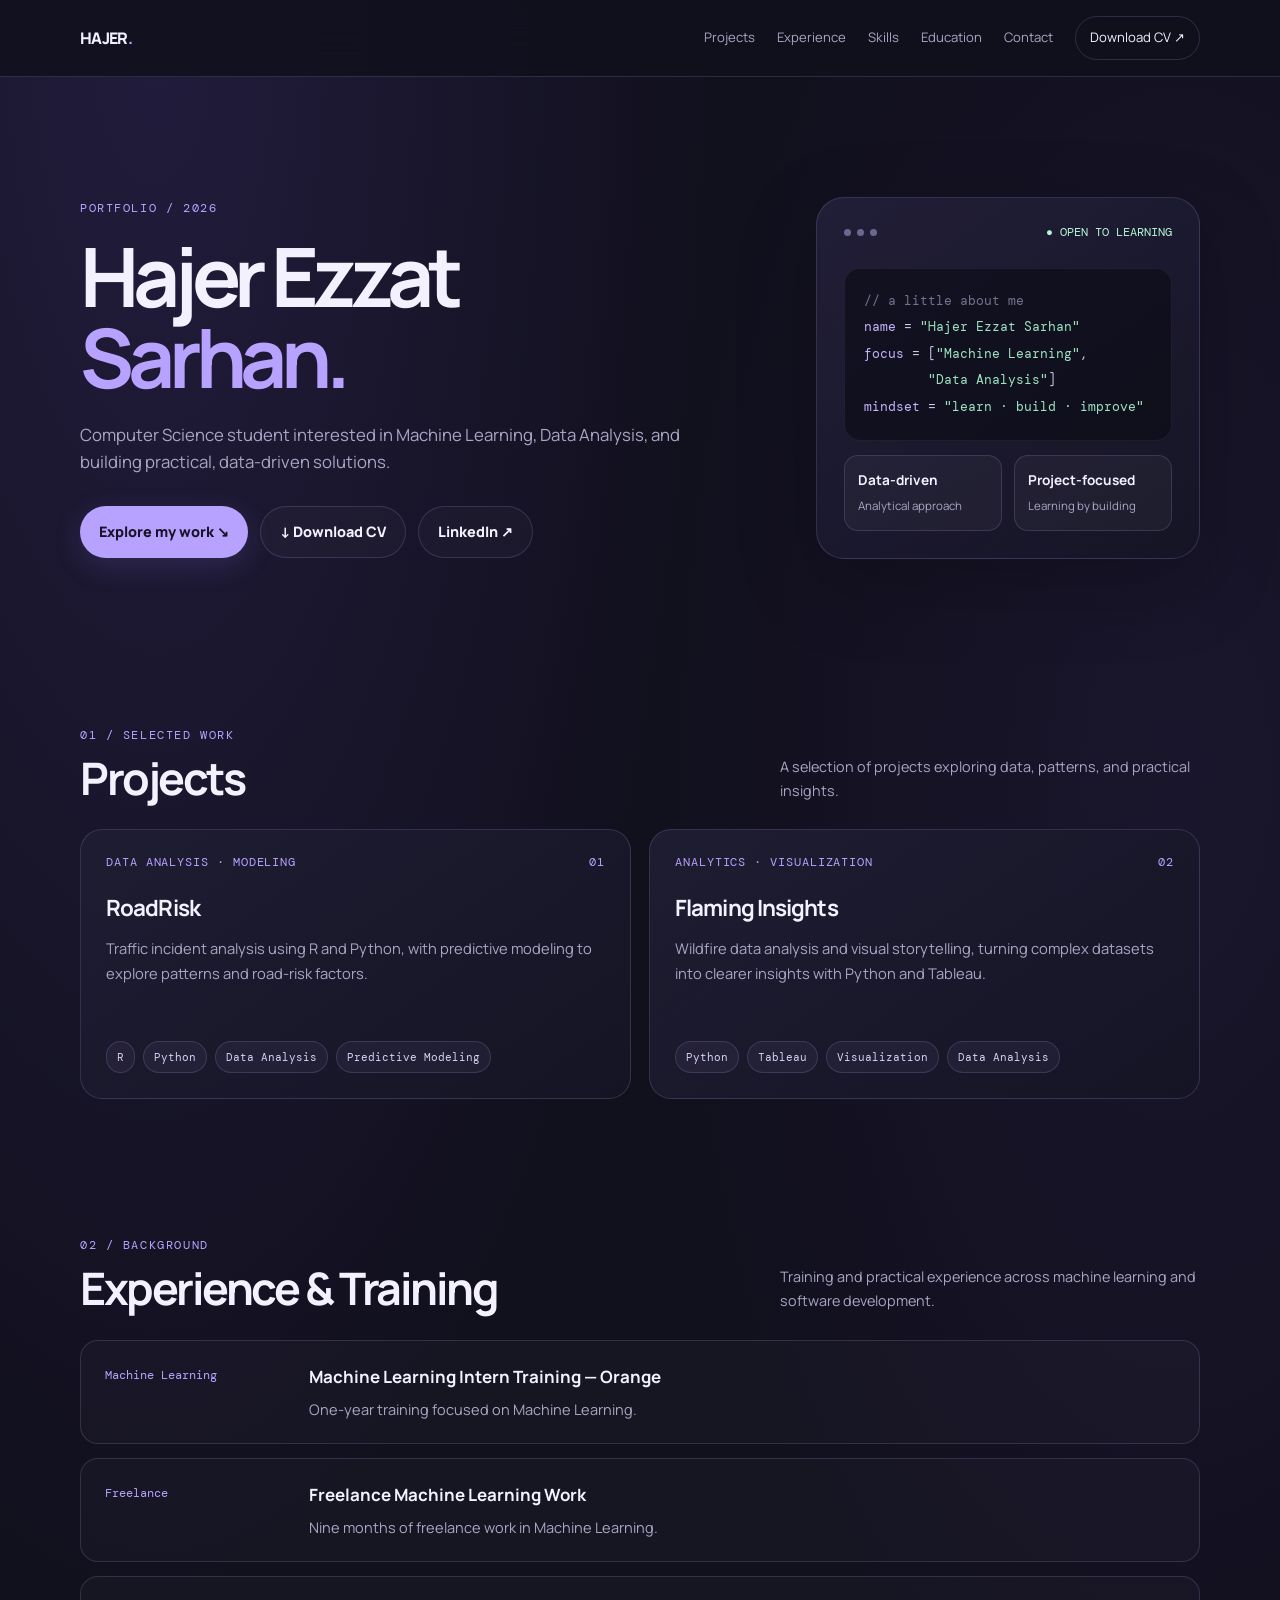
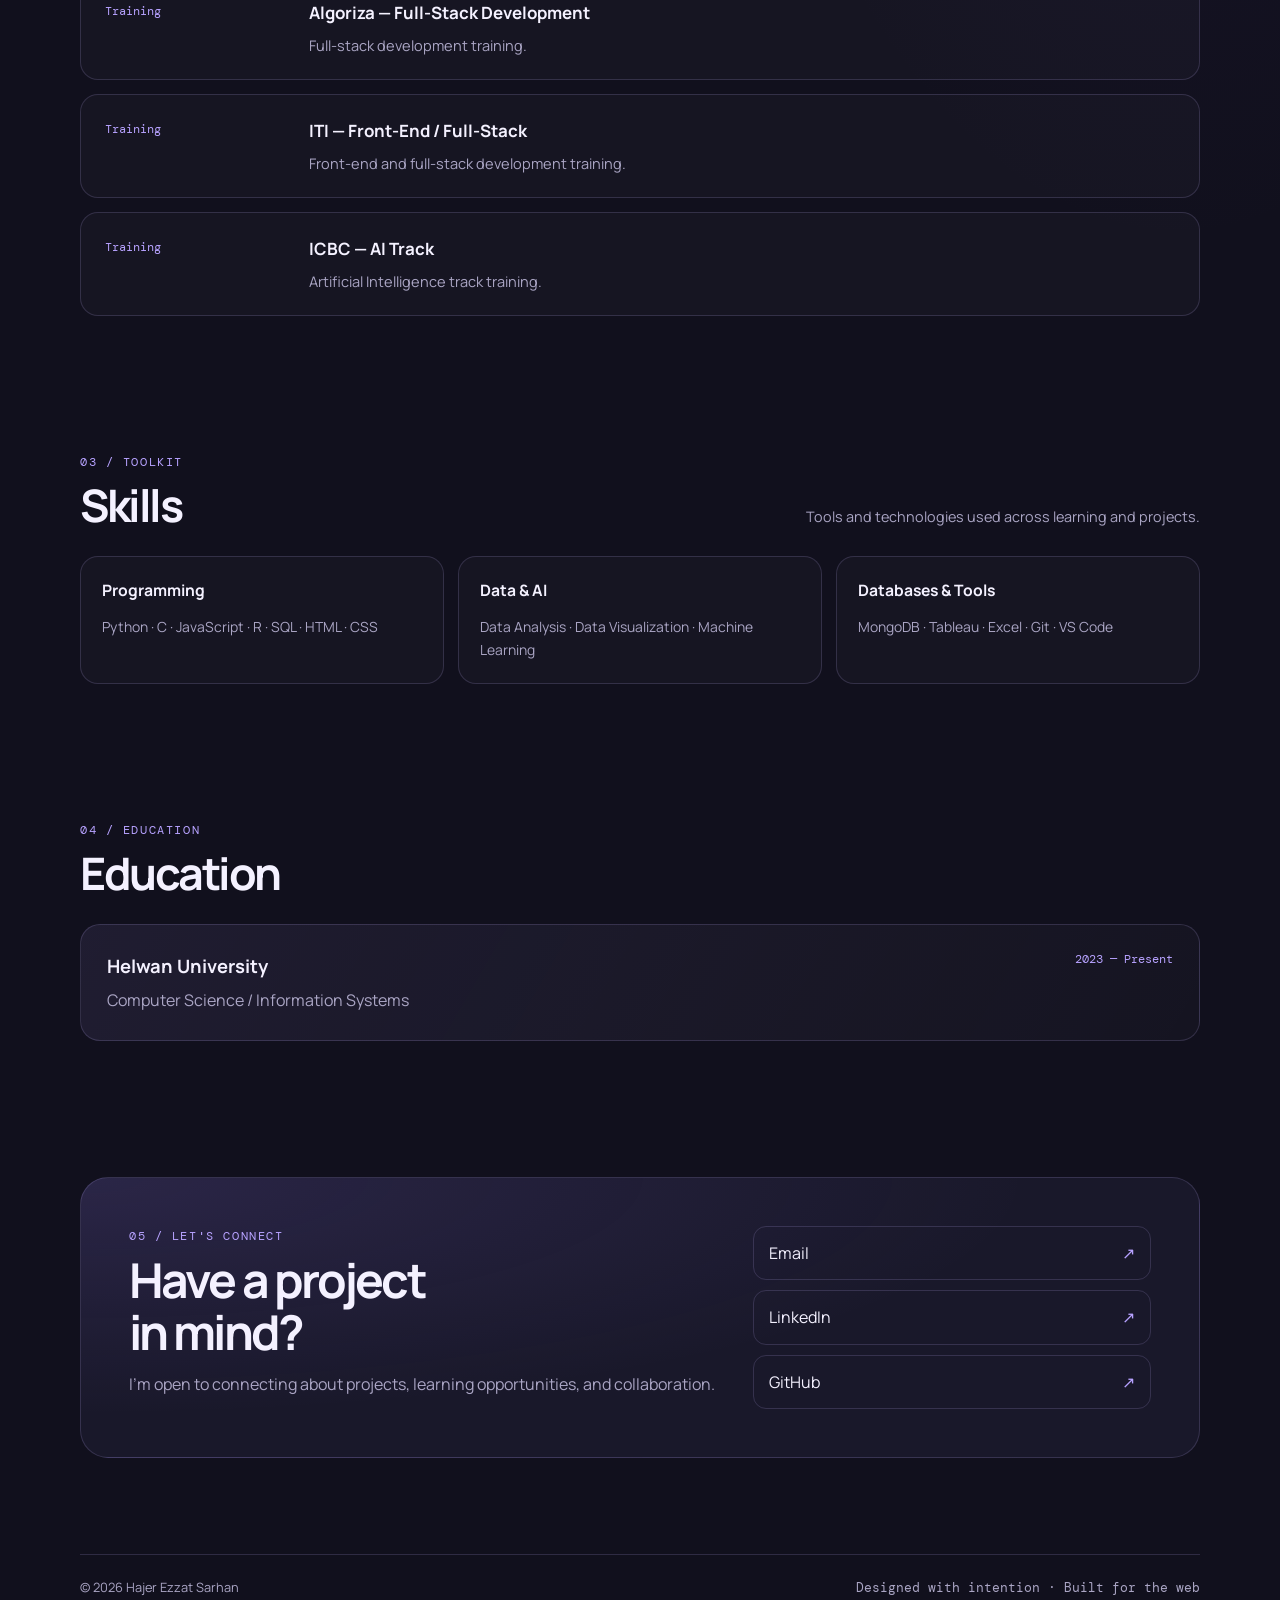
<file: index.html>
<!DOCTYPE html>
<html lang="en">
<head>
<meta charset="UTF-8">
<meta name="viewport" content="width=device-width, initial-scale=1">
<meta name="theme-color" content="#11101d">
<meta name="description" content="Hajer Ezzat Sarhan — Machine Learning, Data Analysis, and software projects.">
<title>Hajer Ezzat Sarhan | Portfolio</title>

<link rel="preconnect" href="https://fonts.googleapis.com">
<link rel="preconnect" href="https://fonts.gstatic.com" crossorigin>
<link href="https://fonts.googleapis.com/css2?family=DM+Mono:wght@400;500&family=Manrope:wght@400;500;600;700;800&display=swap" rel="stylesheet">

<style>
:root {
  color-scheme: dark;
  --bg: #11101d;
  --panel: #19182a;
  --text: #f4f1ff;
  --muted: #aaa5c4;
  --accent: #b7a2ff;
  --line: rgba(193,178,255,.17);
  --max: 1120px;
}

* { box-sizing: border-box; }

html {
  scroll-behavior: smooth;
  scroll-padding-top: 90px;
}

body {
  margin: 0;
  background:
    radial-gradient(ellipse at 12% 0%, rgba(111,83,204,.18), transparent 35rem),
    radial-gradient(ellipse at 92% 24%, rgba(85,58,147,.13), transparent 32rem),
    var(--bg);
  color: var(--text);
  font-family: "Manrope", sans-serif;
  line-height: 1.65;
}

a {
  color: inherit;
  text-decoration: none;
}

a:focus-visible {
  outline: 3px solid var(--accent);
  outline-offset: 4px;
}

.wrap {
  width: min(var(--max), calc(100% - 40px));
  margin: 0 auto;
}

.mono, .eyebrow, .tag {
  font-family: "DM Mono", monospace;
}

.topbar {
  position: sticky;
  top: 0;
  z-index: 20;
  backdrop-filter: blur(18px);
  background: rgba(17,16,29,.88);
  border-bottom: 1px solid var(--line);
}

.nav {
  min-height: 76px;
  display: flex;
  align-items: center;
  justify-content: space-between;
  gap: 22px;
}

.brand {
  font-size: 1rem;
  font-weight: 800;
  letter-spacing: -.04em;
  white-space: nowrap;
}

.brand span, .highlight {
  color: var(--accent);
}

.nav-links {
  display: flex;
  align-items: center;
  gap: 22px;
  color: var(--muted);
  font-size: .82rem;
}

.nav-links a:hover { color: var(--text); }

.nav-links .nav-cta {
  padding: 10px 14px;
  border: 1px solid var(--line);
  border-radius: 999px;
  color: var(--text);
}

.hero {
  padding: 100px 0 78px;
  min-height: 580px;
  display: grid;
  grid-template-columns: 1.4fr .8fr;
  align-items: center;
  gap: 64px;
}

.eyebrow {
  color: var(--accent);
  text-transform: uppercase;
  letter-spacing: .13em;
  font-size: .76rem;
}

h1 {
  font-size: clamp(2.8rem,6.4vw,5.7rem);
  letter-spacing: -.075em;
  line-height: .99;
  margin: 18px 0 22px;
}

.hero-copy {
  color: var(--muted);
  max-width: 640px;
  font-size: 1.05rem;
}

.hero-actions {
  display: flex;
  flex-wrap: wrap;
  gap: 12px;
  margin-top: 30px;
}

.btn {
  display: inline-flex;
  align-items: center;
  justify-content: center;
  gap: 10px;
  border-radius: 999px;
  padding: 13px 19px;
  font-weight: 800;
  font-size: .9rem;
  transition: transform .2s;
}

.btn:hover { transform: translateY(-2px); }

.btn-primary {
  background: var(--accent);
  color: #171225;
  box-shadow: 0 8px 28px rgba(142,114,237,.18);
}

.btn-secondary {
  border: 1px solid var(--line);
  background: rgba(255,255,255,.025);
}

.hero-card {
  border: 1px solid var(--line);
  background: linear-gradient(145deg,rgba(34,31,57,.96),rgba(22,21,37,.88));
  border-radius: 28px;
  padding: 27px;
  box-shadow: 0 24px 80px rgba(0,0,0,.22);
  overflow: hidden;
}

.card-top {
  display: flex;
  align-items: center;
  justify-content: space-between;
}

.dots {
  display: flex;
  gap: 6px;
}

.dots i {
  width: 7px;
  height: 7px;
  border-radius: 50%;
  background: #6e668e;
}

.status {
  font: .72rem "DM Mono", monospace;
  color: #b5f4d3;
}

.code-window {
  margin-top: 28px;
  padding: 19px;
  border-radius: 16px;
  background: rgba(8,8,16,.52);
  border: 1px solid rgba(255,255,255,.06);
  color: #cfc7ed;
  font: .83rem/2 "DM Mono", monospace;
  overflow-wrap: anywhere;
}

.purple { color: #c5b4ff; }
.green { color: #9fe3c1; }
.dim { color: #77718e; }

.hero-metrics {
  display: grid;
  grid-template-columns: 1fr 1fr;
  gap: 12px;
  margin-top: 14px;
}

.metric {
  background: rgba(255,255,255,.035);
  border: 1px solid var(--line);
  padding: 13px;
  border-radius: 14px;
}

.metric strong {
  display: block;
  font-size: .85rem;
}

.metric span {
  color: var(--muted);
  font-size: .72rem;
}

section { padding: 68px 0; }

.section-head {
  display: flex;
  align-items: end;
  justify-content: space-between;
  gap: 24px;
  margin-bottom: 27px;
}

.section-head h2 {
  margin: 8px 0 0;
  font-size: clamp(1.8rem,4vw,2.8rem);
  letter-spacing: -.055em;
  line-height: 1.1;
}

.section-note {
  color: var(--muted);
  max-width: 420px;
  font-size: .9rem;
  margin: 0;
}

.projects {
  display: grid;
  grid-template-columns: repeat(2,minmax(0,1fr));
  gap: 18px;
}

.project-card {
  padding: 25px;
  border: 1px solid var(--line);
  border-radius: 22px;
  background: linear-gradient(145deg,rgba(31,29,51,.94),rgba(22,21,37,.92));
  min-height: 270px;
  display: flex;
  flex-direction: column;
}

.project-meta {
  display: flex;
  justify-content: space-between;
  gap: 12px;
  align-items: center;
  color: var(--accent);
  font: .72rem "DM Mono", monospace;
  text-transform: uppercase;
  letter-spacing: .08em;
}

.project-card h3 {
  font-size: 1.4rem;
  letter-spacing: -.04em;
  margin: 20px 0 9px;
}

.project-card p {
  color: var(--muted);
  margin: 0 0 20px;
  font-size: .92rem;
}

.tags {
  display: flex;
  flex-wrap: wrap;
  gap: 8px;
  margin-top: auto;
}

.tag {
  border: 1px solid var(--line);
  color: #d8d0f5;
  background: rgba(183,162,255,.06);
  border-radius: 999px;
  padding: 6px 10px;
  font-size: .69rem;
}

.timeline { display: grid; gap: 14px; }

.timeline-item {
  display: grid;
  grid-template-columns: 180px 1fr;
  gap: 24px;
  padding: 22px 24px;
  border: 1px solid var(--line);
  border-radius: 18px;
  background: rgba(255,255,255,.025);
}

.timeline-label {
  color: var(--accent);
  font: .76rem "DM Mono", monospace;
  padding-top: 4px;
}

.timeline-item h3 {
  margin: 0 0 6px;
  font-size: 1.06rem;
}

.timeline-item p {
  margin: 0;
  color: var(--muted);
  font-size: .91rem;
}

.skill-grid {
  display: grid;
  grid-template-columns: repeat(3,minmax(0,1fr));
  gap: 14px;
}

.skill-box {
  padding: 21px;
  border: 1px solid var(--line);
  border-radius: 18px;
  background: rgba(255,255,255,.025);
}

.skill-box h3 {
  margin: 0 0 12px;
  font-size: .98rem;
}

.skill-box p {
  margin: 0;
  color: var(--muted);
  font-size: .87rem;
}

.education-card {
  padding: 26px;
  display: flex;
  justify-content: space-between;
  align-items: flex-start;
  gap: 24px;
  border: 1px solid var(--line);
  border-radius: 20px;
  background: linear-gradient(120deg,rgba(183,162,255,.09),rgba(255,255,255,.02));
}

.education-card h3 {
  margin: 0 0 6px;
  font-size: 1.15rem;
}

.education-card p {
  margin: 0;
  color: var(--muted);
}

.education-date {
  white-space: nowrap;
  color: var(--accent);
  font: .76rem "DM Mono", monospace;
}

.contact-panel {
  display: grid;
  grid-template-columns: 1.2fr .8fr;
  gap: 26px;
  padding: clamp(25px,5vw,48px);
  border: 1px solid var(--line);
  border-radius: 28px;
  background: radial-gradient(ellipse at 0 0,rgba(142,114,237,.15),transparent 60%),var(--panel);
}

.contact-panel h2 {
  margin: 8px 0 14px;
  font-size: clamp(1.9rem,4vw,3rem);
  letter-spacing: -.06em;
  line-height: 1.08;
}

.contact-panel p {
  color: var(--muted);
  margin: 0;
}

.contact-links {
  display: grid;
  align-content: center;
  gap: 10px;
}

.contact-link {
  border: 1px solid var(--line);
  padding: 13px 15px;
  border-radius: 13px;
  display: flex;
  justify-content: space-between;
  gap: 12px;
  overflow-wrap: anywhere;
}

.contact-link span:last-child { color: var(--accent); }

footer {
  padding: 28px 0 40px;
  color: var(--muted);
  font-size: .8rem;
}

.footer-inner {
  display: flex;
  justify-content: space-between;
  gap: 20px;
  border-top: 1px solid var(--line);
  padding-top: 22px;
}

@media(max-width:850px) {
  .nav {
    padding: 15px 0;
    align-items: flex-start;
    flex-direction: column;
    gap: 13px;
  }

  .nav-links {
    gap: 15px;
    width: 100%;
    overflow-x: auto;
    padding-bottom: 3px;
  }

  .hero {
    grid-template-columns: 1fr;
    gap: 30px;
    padding: 70px 0 45px;
    min-height: 0;
  }

  .hero-card { max-width: 560px; }
  .skill-grid { grid-template-columns: repeat(2,minmax(0,1fr)); }
  .contact-panel { grid-template-columns: 1fr; }
}

@media(max-width:600px) {
  .wrap { width: min(var(--max),calc(100% - 28px)); }
  .nav-links { font-size: .76rem; gap: 13px; }
  .nav-links .nav-cta { padding: 8px 11px; }
  .hero { padding-top: 54px; }
  .hero-copy { font-size: .96rem; }
  section { padding: 48px 0; }
  .section-head { display: block; }
  .section-note { margin-top: 13px; }
  .projects, .skill-grid { grid-template-columns: 1fr; }
  .timeline-item { grid-template-columns: 1fr; gap: 7px; padding: 19px; }
  .education-card { display: block; }
  .education-date { display: block; margin-top: 12px; }
  .footer-inner { flex-direction: column; }
  .project-card { min-height: 0; }
}

@media(prefers-reduced-motion:reduce) {
  html { scroll-behavior: auto; }
  *, *::before, *::after { transition: none !important; }
}
</style>
</head>

<body>
<header class="topbar">
  <nav class="nav wrap" aria-label="Main navigation">
    <a class="brand" href="#home">HAJER<span>.</span></a>
    <div class="nav-links">
      <a href="#projects">Projects</a>
      <a href="#experience">Experience</a>
      <a href="#skills">Skills</a>
      <a href="#education">Education</a>
      <a href="#contact">Contact</a>
      <a class="nav-cta" href="Hajer_Ezzat_CV.pdf" download>Download CV ↗</a>
    </div>
  </nav>
</header>

<main>
  <div class="wrap hero" id="home">
    <div>
      <div class="eyebrow">Portfolio / 2026</div>
      <h1>Hajer Ezzat<br><span class="highlight">Sarhan.</span></h1>
      <p class="hero-copy">Computer Science student interested in Machine Learning, Data Analysis, and building practical, data-driven solutions.</p>
      <div class="hero-actions">
        <a class="btn btn-primary" href="#projects">Explore my work ↘</a>
        <a class="btn btn-secondary" href="Hajer_Ezzat_CV.pdf" download>↓ Download CV</a>
        <a class="btn btn-secondary" href="https://www.linkedin.com/in/hajer-ezzat-sarhan-7694b8373" target="_blank" rel="noopener noreferrer">LinkedIn ↗</a>
      </div>
    </div>

    <aside class="hero-card" aria-label="Portfolio introduction">
      <div class="card-top">
        <div class="dots" aria-hidden="true"><i></i><i></i><i></i></div>
        <span class="status">● OPEN TO LEARNING</span>
      </div>
      <div class="code-window">
        <div class="dim">// a little about me</div>
        <div><span class="purple">name</span> = <span class="green">"Hajer Ezzat Sarhan"</span></div>
        <div><span class="purple">focus</span> = [<span class="green">"Machine Learning"</span>,</div>
        <div>&nbsp;&nbsp;&nbsp;&nbsp;&nbsp;&nbsp;&nbsp;&nbsp;<span class="green">"Data Analysis"</span>]</div>
        <div><span class="purple">mindset</span> = <span class="green">"learn · build · improve"</span></div>
      </div>
      <div class="hero-metrics">
        <div class="metric"><strong>Data-driven</strong><span>Analytical approach</span></div>
        <div class="metric"><strong>Project-focused</strong><span>Learning by building</span></div>
      </div>
    </aside>
  </div>

  <section id="projects">
    <div class="wrap">
      <div class="section-head">
        <div><div class="eyebrow">01 / Selected work</div><h2>Projects</h2></div>
        <p class="section-note">A selection of projects exploring data, patterns, and practical insights.</p>
      </div>
      <div class="projects">
        <article class="project-card">
          <div class="project-meta"><span>Data analysis · Modeling</span><span>01</span></div>
          <h3>RoadRisk</h3>
          <p>Traffic incident analysis using R and Python, with predictive modeling to explore patterns and road-risk factors.</p>
          <div class="tags">
            <span class="tag">R</span><span class="tag">Python</span>
            <span class="tag">Data Analysis</span><span class="tag">Predictive Modeling</span>
          </div>
        </article>

        <article class="project-card">
          <div class="project-meta"><span>Analytics · Visualization</span><span>02</span></div>
          <h3>Flaming Insights</h3>
          <p>Wildfire data analysis and visual storytelling, turning complex datasets into clearer insights with Python and Tableau.</p>
          <div class="tags">
            <span class="tag">Python</span><span class="tag">Tableau</span>
            <span class="tag">Visualization</span><span class="tag">Data Analysis</span>
          </div>
        </article>
      </div>
    </div>
  </section>

  <section id="experience">
    <div class="wrap">
      <div class="section-head">
        <div><div class="eyebrow">02 / Background</div><h2>Experience & Training</h2></div>
        <p class="section-note">Training and practical experience across machine learning and software development.</p>
      </div>

      <div class="timeline">
        <article class="timeline-item">
          <div class="timeline-label">Machine Learning</div>
          <div><h3>Machine Learning Intern Training — Orange</h3><p>One-year training focused on Machine Learning.</p></div>
        </article>
        <article class="timeline-item">
          <div class="timeline-label">Freelance</div>
          <div><h3>Freelance Machine Learning Work</h3><p>Nine months of freelance work in Machine Learning.</p></div>
        </article>
        <article class="timeline-item">
          <div class="timeline-label">Training</div>
          <div><h3>Algoriza — Full-Stack Development</h3><p>Full-stack development training.</p></div>
        </article>
        <article class="timeline-item">
          <div class="timeline-label">Training</div>
          <div><h3>ITI — Front-End / Full-Stack</h3><p>Front-end and full-stack development training.</p></div>
        </article>
        <article class="timeline-item">
          <div class="timeline-label">Training</div>
          <div><h3>ICBC — AI Track</h3><p>Artificial Intelligence track training.</p></div>
        </article>
      </div>
    </div>
  </section>

  <section id="skills">
    <div class="wrap">
      <div class="section-head">
        <div><div class="eyebrow">03 / Toolkit</div><h2>Skills</h2></div>
        <p class="section-note">Tools and technologies used across learning and projects.</p>
      </div>
      <div class="skill-grid">
        <article class="skill-box"><h3>Programming</h3><p>Python · C · JavaScript · R · SQL · HTML · CSS</p></article>
        <article class="skill-box"><h3>Data & AI</h3><p>Data Analysis · Data Visualization · Machine Learning</p></article>
        <article class="skill-box"><h3>Databases & Tools</h3><p>MongoDB · Tableau · Excel · Git · VS Code</p></article>
      </div>
    </div>
  </section>

  <section id="education">
    <div class="wrap">
      <div class="section-head">
        <div><div class="eyebrow">04 / Education</div><h2>Education</h2></div>
      </div>
      <article class="education-card">
        <div><h3>Helwan University</h3><p>Computer Science / Information Systems</p></div>
        <span class="education-date">2023 — Present</span>
      </article>
    </div>
  </section>

  <section id="contact">
    <div class="wrap">
      <div class="contact-panel">
        <div>
          <div class="eyebrow">05 / Let's connect</div>
          <h2>Have a project<br>in mind?</h2>
          <p>I'm open to connecting about projects, learning opportunities, and collaboration.</p>
        </div>
        <div class="contact-links">
          <a class="contact-link" href="mailto:hajerezzatsarhan@gmail.com"><span>Email</span><span>↗</span></a>
          <a class="contact-link" href="https://www.linkedin.com/in/hajer-ezzat-sarhan-7694b8373" target="_blank" rel="noopener noreferrer"><span>LinkedIn</span><span>↗</span></a>
          <a class="contact-link" href="https://github.com/hajer-sarhan18" target="_blank" rel="noopener noreferrer"><span>GitHub</span><span>↗</span></a>
        </div>
      </div>
    </div>
  </section>
</main>

<footer>
  <div class="wrap footer-inner">
    <span>© 2026 Hajer Ezzat Sarhan</span>
    <span class="mono">Designed with intention · Built for the web</span>
  </div>
</footer>
</body>
</html>
</file>
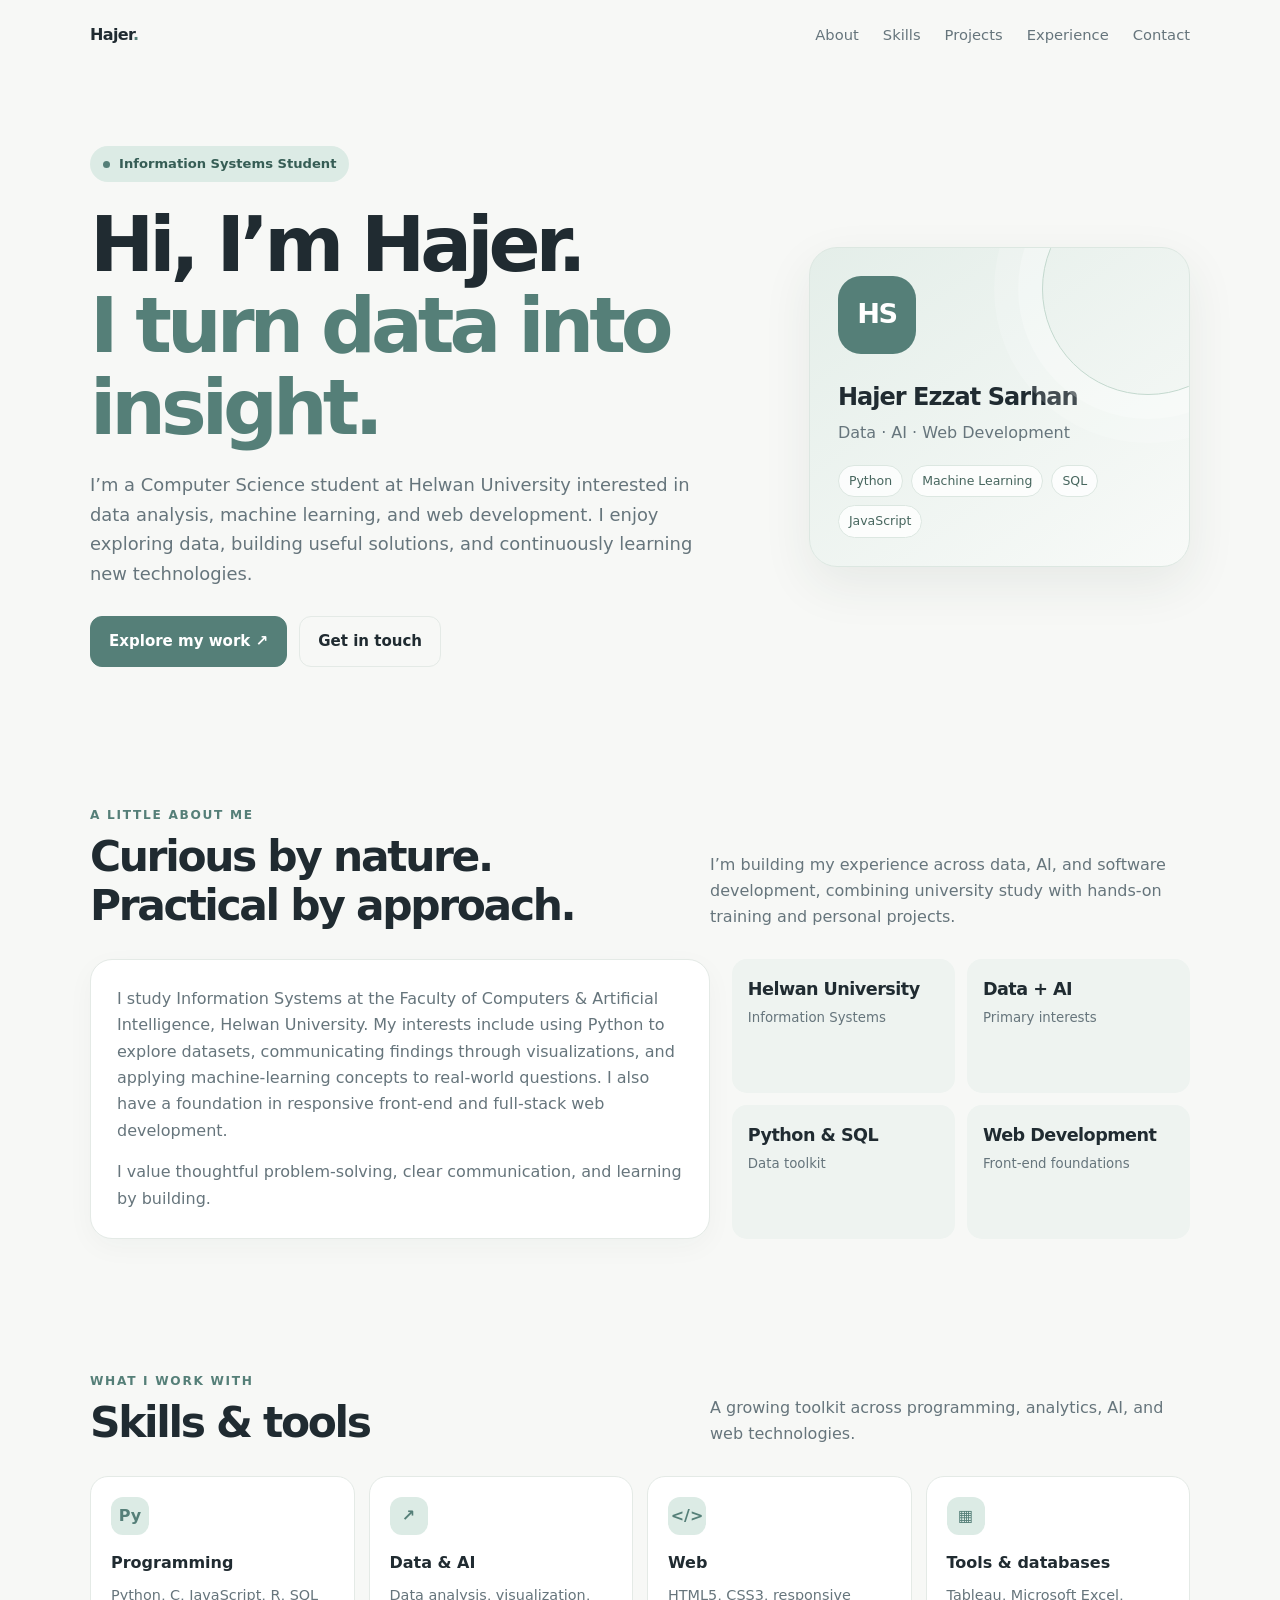
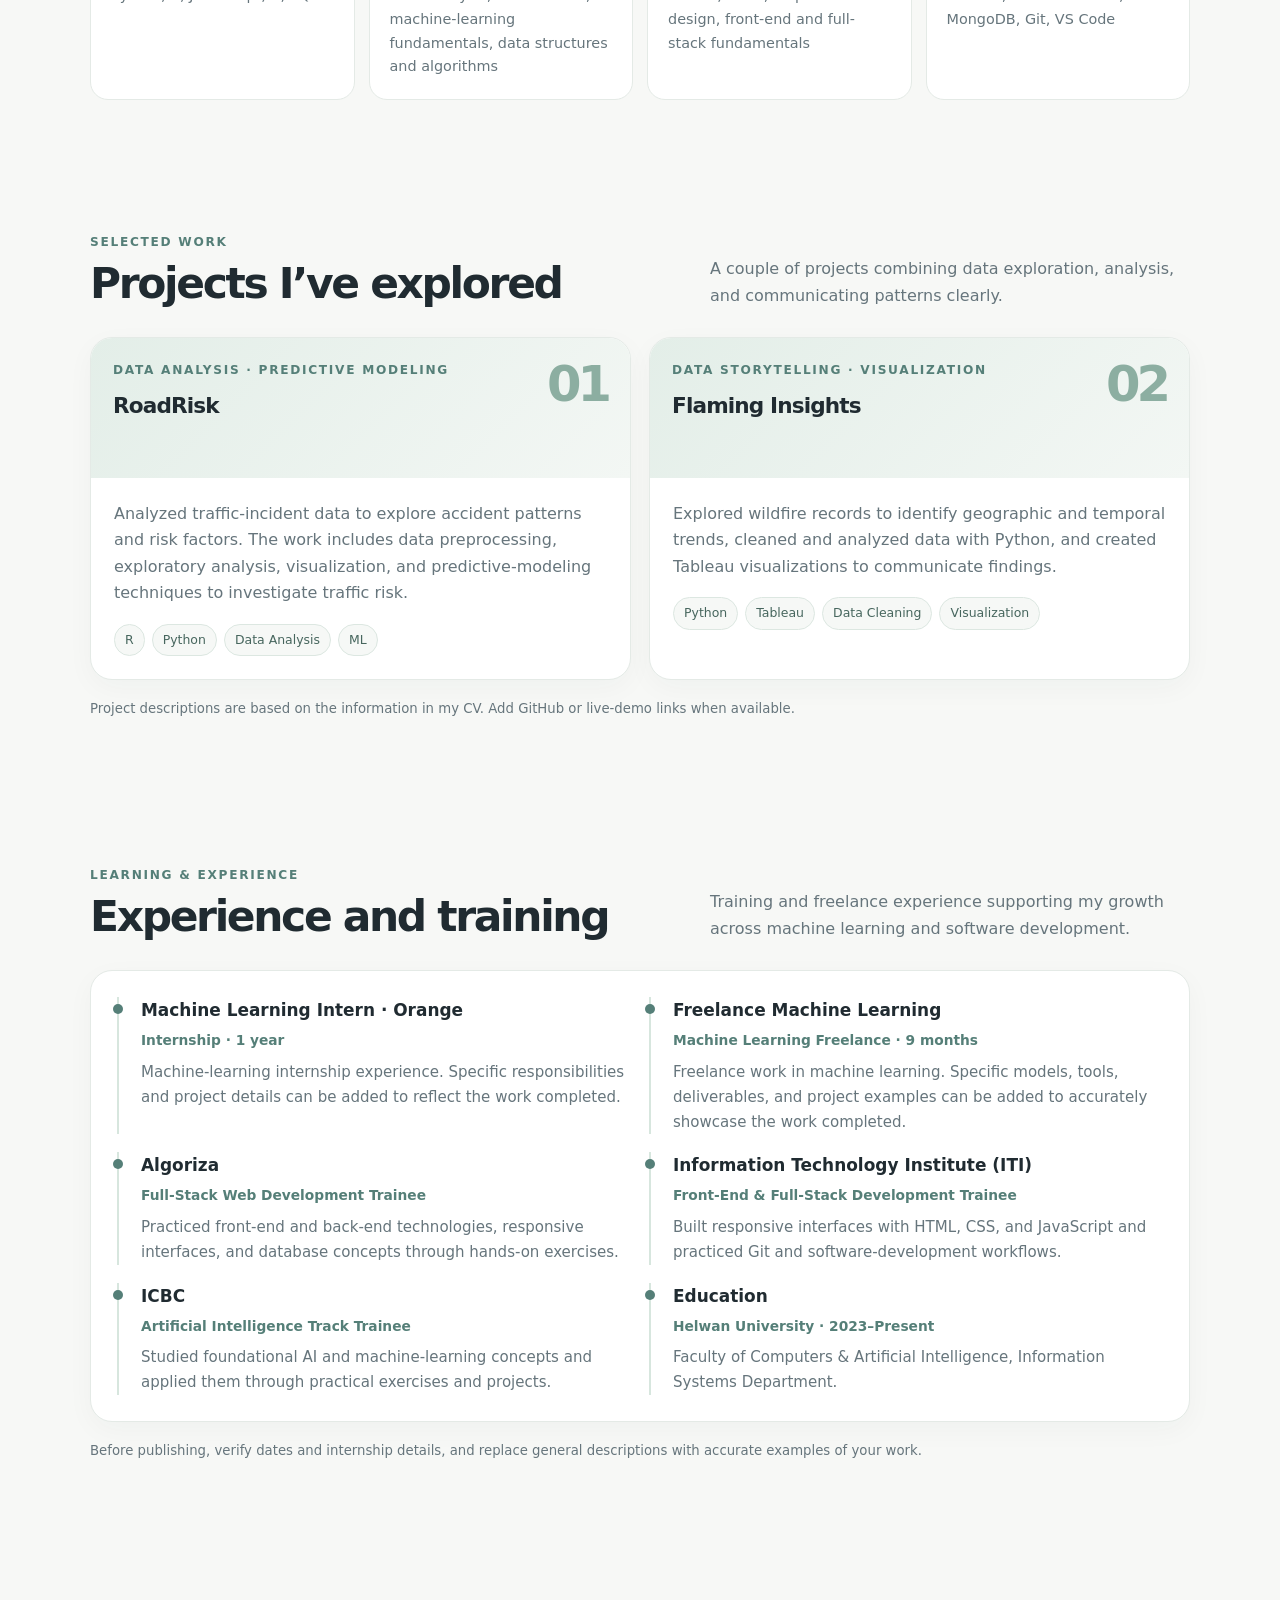
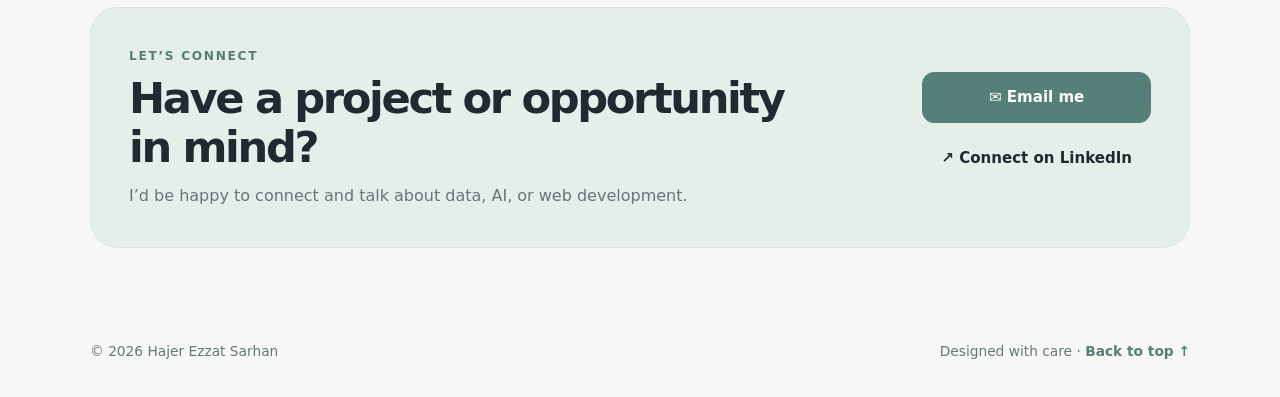
<file: hajer_portfolio (1).html>
<!DOCTYPE html>
<html lang="en">
<head>
<meta charset="UTF-8"><meta name="viewport" content="width=device-width, initial-scale=1.0">
<meta name="description" content="Portfolio of Hajer Ezzat Sarhan — Information Systems student interested in data analysis, machine learning, and web development.">
<title>Hajer Ezzat Sarhan | Portfolio</title>
<style>
:root{--bg:#f7f8f6;--surface:#fff;--ink:#202b31;--muted:#66757c;--accent:#557f78;--accent2:#dcebe5;--line:#e4eae6;--soft:#eef3f0;--shadow:0 18px 50px rgba(35,61,53,.08)}*{box-sizing:border-box}html{scroll-behavior:smooth}body{margin:0;background:var(--bg);color:var(--ink);font-family:Inter,ui-sans-serif,system-ui,-apple-system,BlinkMacSystemFont,"Segoe UI",sans-serif;line-height:1.65}a{color:inherit;text-decoration:none}.wrap{width:min(1100px,calc(100% - 40px));margin:auto}.nav{display:flex;align-items:center;justify-content:space-between;padding:22px 0}.brand{font-weight:800;letter-spacing:-.04em}.brand span{color:var(--accent)}.navlinks{display:flex;gap:24px;color:var(--muted);font-size:.92rem}.navlinks a:hover,.textlink:hover{color:var(--accent)}.hero{padding:76px 0 72px;display:grid;grid-template-columns:1.4fr .8fr;gap:52px;align-items:center}.eyebrow{display:inline-flex;gap:9px;align-items:center;background:var(--accent2);color:#365d55;padding:7px 13px;border-radius:99px;font-size:.82rem;font-weight:700}.dot{width:7px;height:7px;border-radius:50%;background:var(--accent)}h1{font-size:clamp(2.7rem,6vw,4.8rem);line-height:1.06;letter-spacing:-.065em;margin:22px 0}.hero h1 span{color:var(--accent)}.lead{font-size:1.12rem;color:var(--muted);max-width:610px}.actions{display:flex;gap:12px;flex-wrap:wrap;margin-top:28px}.btn{display:inline-flex;align-items:center;justify-content:center;padding:12px 18px;border-radius:12px;font-weight:700;font-size:.94rem;border:1px solid var(--line);transition:.2s}.btn.primary{background:var(--accent);color:white;border-color:var(--accent)}.btn:hover{transform:translateY(-2px);box-shadow:var(--shadow)}.profile-card{background:linear-gradient(145deg,#e4eee9,#f8faf8);border:1px solid #dce7e1;border-radius:28px;padding:28px;min-height:320px;display:flex;flex-direction:column;justify-content:space-between;box-shadow:var(--shadow);position:relative;overflow:hidden}.profile-card:after{content:"";position:absolute;width:210px;height:210px;border:1px solid #c4d9cf;border-radius:50%;right:-65px;top:-65px;box-shadow:0 0 0 24px rgba(255,255,255,.24),0 0 0 48px rgba(255,255,255,.16)}.monogram{width:78px;height:78px;border-radius:23px;background:var(--accent);color:white;display:grid;place-items:center;font-size:1.7rem;font-weight:800;letter-spacing:-.06em;z-index:1}.profile-card h2{font-size:1.5rem;line-height:1.2;letter-spacing:-.04em;margin:28px 0 8px;z-index:1}.profile-card p{color:var(--muted);margin:0;z-index:1}.mini-tags{display:flex;flex-wrap:wrap;gap:8px;margin-top:18px;z-index:1}.mini-tags span,.tag{background:rgba(255,255,255,.8);border:1px solid #dce7e1;border-radius:99px;padding:5px 10px;font-size:.78rem;color:#47665e}.section{padding:66px 0}.section-head{display:flex;align-items:end;justify-content:space-between;gap:20px;margin-bottom:28px}.kicker{text-transform:uppercase;letter-spacing:.14em;color:var(--accent);font-size:.76rem;font-weight:800}h2.section-title{font-size:clamp(1.9rem,4vw,2.65rem);letter-spacing:-.055em;line-height:1.15;margin:8px 0 0}.section-intro{max-width:480px;color:var(--muted);margin:0}.about-grid{display:grid;grid-template-columns:1.15fr .85fr;gap:22px}.panel{background:var(--surface);border:1px solid var(--line);border-radius:22px;padding:26px;box-shadow:0 8px 28px rgba(35,61,53,.035)}.panel p{color:var(--muted);margin:0}.facts{display:grid;grid-template-columns:1fr 1fr;gap:12px}.fact{background:var(--soft);border-radius:15px;padding:16px}.fact strong{display:block;font-size:1.1rem;letter-spacing:-.03em}.fact small{color:var(--muted)}.skills{display:grid;grid-template-columns:repeat(4,1fr);gap:14px}.skill{background:var(--surface);border:1px solid var(--line);border-radius:18px;padding:20px}.skill .ico{width:38px;height:38px;background:var(--accent2);border-radius:12px;display:grid;place-items:center;color:var(--accent);font-weight:800;margin-bottom:15px}.skill h3{font-size:1rem;margin:0 0 8px}.skill p{font-size:.9rem;color:var(--muted);margin:0}.projects{display:grid;grid-template-columns:repeat(2,1fr);gap:18px}.project{overflow:hidden;background:var(--surface);border:1px solid var(--line);border-radius:22px;box-shadow:0 8px 28px rgba(35,61,53,.035)}.project-top{padding:22px;background:linear-gradient(135deg,#e3eee8,#f3f7f4);min-height:140px;display:flex;justify-content:space-between;align-items:flex-start;gap:12px}.project-number{font-size:3.1rem;line-height:1;color:#8caea1;font-weight:800;letter-spacing:-.08em}.project-body{padding:23px}.project h3{font-size:1.35rem;letter-spacing:-.04em;margin:0 0 8px}.project p{color:var(--muted);margin:0 0 17px}.tags{display:flex;gap:7px;flex-wrap:wrap}.tag{background:#f6f8f6}.experience{display:grid;grid-template-columns:1fr 1fr;gap:18px}.role{position:relative;padding-left:22px;border-left:2px solid #d7e6de}.role:before{content:"";position:absolute;left:-6px;top:7px;width:10px;height:10px;border-radius:50%;background:var(--accent)}.role h3{margin:0;font-size:1.06rem}.role .meta{color:var(--accent);font-size:.86rem;font-weight:700;margin:4px 0 8px}.role p{color:var(--muted);font-size:.94rem;margin:0}.contact{background:#e5eee9;border:1px solid #d7e5dd;border-radius:28px;padding:38px;display:flex;align-items:center;justify-content:space-between;gap:25px}.contact h2{font-size:clamp(1.8rem,4vw,2.7rem);letter-spacing:-.055em;line-height:1.12;margin:8px 0 12px}.contact p{color:var(--muted);margin:0}.contact-actions{display:flex;flex-direction:column;gap:10px;min-width:220px}.footer{padding:26px 0 34px;display:flex;justify-content:space-between;gap:16px;color:var(--muted);font-size:.86rem}.textlink{color:var(--accent);font-weight:700}.note{font-size:.83rem;color:var(--muted);margin-top:18px}.mobile-menu{display:none}
@media(max-width:800px){.hero{grid-template-columns:1fr;padding:48px 0}.profile-card{min-height:270px}.about-grid,.experience{grid-template-columns:1fr}.skills{grid-template-columns:repeat(2,1fr)}.section-head{display:block}.section-intro{margin-top:14px}.contact{display:block;padding:27px}.contact-actions{margin-top:22px}.navlinks{gap:12px;font-size:.82rem}}
@media(max-width:520px){.wrap{width:min(100% - 28px,1100px)}.nav{align-items:flex-start}.navlinks{max-width:210px;justify-content:flex-end;flex-wrap:wrap;gap:6px 12px}.brand{font-size:.92rem}.skills,.projects{grid-template-columns:1fr}.section{padding:48px 0}.hero h1{font-size:2.85rem}.facts{grid-template-columns:1fr 1fr}.footer{display:block}.footer span{display:block;margin-top:6px}}
</style>
</head>
<body>
<header class="wrap nav"><a class="brand" href="#home">Hajer<span>.</span></a><nav class="navlinks" aria-label="Main navigation"><a href="#about">About</a><a href="#skills">Skills</a><a href="#projects">Projects</a><a href="#experience">Experience</a><a href="#contact">Contact</a></nav></header>
<main>
<section class="wrap hero" id="home"><div><div class="eyebrow"><span class="dot"></span> Information Systems Student</div><h1>Hi, I’m Hajer.<br><span>I turn data into insight.</span></h1><p class="lead">I’m a Computer Science student at Helwan University interested in data analysis, machine learning, and web development. I enjoy exploring data, building useful solutions, and continuously learning new technologies.</p><div class="actions"><a class="btn primary" href="#projects">Explore my work ↗</a><a class="btn" href="#contact">Get in touch</a></div></div><aside class="profile-card"><div class="monogram">HS</div><div><h2>Hajer Ezzat Sarhan</h2><p>Data · AI · Web Development</p><div class="mini-tags"><span>Python</span><span>Machine Learning</span><span>SQL</span><span>JavaScript</span></div></div></aside></section>
<section class="section" id="about"><div class="wrap"><div class="section-head"><div><div class="kicker">A little about me</div><h2 class="section-title">Curious by nature.<br>Practical by approach.</h2></div><p class="section-intro">I’m building my experience across data, AI, and software development, combining university study with hands-on training and personal projects.</p></div><div class="about-grid"><div class="panel"><p>I study Information Systems at the Faculty of Computers & Artificial Intelligence, Helwan University. My interests include using Python to explore datasets, communicating findings through visualizations, and applying machine-learning concepts to real-world questions. I also have a foundation in responsive front-end and full-stack web development.</p><p style="margin-top:15px">I value thoughtful problem-solving, clear communication, and learning by building.</p></div><div class="facts"><div class="fact"><strong>Helwan University</strong><small>Information Systems</small></div><div class="fact"><strong>Data + AI</strong><small>Primary interests</small></div><div class="fact"><strong>Python & SQL</strong><small>Data toolkit</small></div><div class="fact"><strong>Web Development</strong><small>Front-end foundations</small></div></div></div></div></section>
<section class="section" id="skills"><div class="wrap"><div class="section-head"><div><div class="kicker">What I work with</div><h2 class="section-title">Skills & tools</h2></div><p class="section-intro">A growing toolkit across programming, analytics, AI, and web technologies.</p></div><div class="skills"><article class="skill"><div class="ico">Py</div><h3>Programming</h3><p>Python, C, JavaScript, R, SQL</p></article><article class="skill"><div class="ico">↗</div><h3>Data & AI</h3><p>Data analysis, visualization, machine-learning fundamentals, data structures and algorithms</p></article><article class="skill"><div class="ico">&lt;/&gt;</div><h3>Web</h3><p>HTML5, CSS3, responsive design, front-end and full-stack fundamentals</p></article><article class="skill"><div class="ico">▦</div><h3>Tools & databases</h3><p>Tableau, Microsoft Excel, MongoDB, Git, VS Code</p></article></div></div></section>
<section class="section" id="projects"><div class="wrap"><div class="section-head"><div><div class="kicker">Selected work</div><h2 class="section-title">Projects I’ve explored</h2></div><p class="section-intro">A couple of projects combining data exploration, analysis, and communicating patterns clearly.</p></div><div class="projects"><article class="project"><div class="project-top"><div><div class="kicker">Data analysis · Predictive modeling</div><h3 style="margin:8px 0 0">RoadRisk</h3></div><div class="project-number">01</div></div><div class="project-body"><p>Analyzed traffic-incident data to explore accident patterns and risk factors. The work includes data preprocessing, exploratory analysis, visualization, and predictive-modeling techniques to investigate traffic risk.</p><div class="tags"><span class="tag">R</span><span class="tag">Python</span><span class="tag">Data Analysis</span><span class="tag">ML</span></div></div></article><article class="project"><div class="project-top"><div><div class="kicker">Data storytelling · Visualization</div><h3 style="margin:8px 0 0">Flaming Insights</h3></div><div class="project-number">02</div></div><div class="project-body"><p>Explored wildfire records to identify geographic and temporal trends, cleaned and analyzed data with Python, and created Tableau visualizations to communicate findings.</p><div class="tags"><span class="tag">Python</span><span class="tag">Tableau</span><span class="tag">Data Cleaning</span><span class="tag">Visualization</span></div></div></article></div><p class="note">Project descriptions are based on the information in my CV. Add GitHub or live-demo links when available.</p></div></section>
<section class="section" id="experience"><div class="wrap"><div class="section-head"><div><div class="kicker">Learning & experience</div><h2 class="section-title">Experience and training</h2></div><p class="section-intro">Training and freelance experience supporting my growth across machine learning and software development.</p></div><div class="panel experience"><div class="role"><h3>Machine Learning Intern · Orange</h3><div class="meta">Internship · 1 year</div><p>Machine-learning internship experience. Specific responsibilities and project details can be added to reflect the work completed.</p></div><div class="role"><h3>Freelance Machine Learning</h3><div class="meta">Machine Learning Freelance · 9 months</div><p>Freelance work in machine learning. Specific models, tools, deliverables, and project examples can be added to accurately showcase the work completed.</p></div><div class="role"><h3>Algoriza</h3><div class="meta">Full-Stack Web Development Trainee</div><p>Practiced front-end and back-end technologies, responsive interfaces, and database concepts through hands-on exercises.</p></div><div class="role"><h3>Information Technology Institute (ITI)</h3><div class="meta">Front-End & Full-Stack Development Trainee</div><p>Built responsive interfaces with HTML, CSS, and JavaScript and practiced Git and software-development workflows.</p></div><div class="role"><h3>ICBC</h3><div class="meta">Artificial Intelligence Track Trainee</div><p>Studied foundational AI and machine-learning concepts and applied them through practical exercises and projects.</p></div><div class="role"><h3>Education</h3><div class="meta">Helwan University · 2023–Present</div><p>Faculty of Computers & Artificial Intelligence, Information Systems Department.</p></div></div><p class="note">Before publishing, verify dates and internship details, and replace general descriptions with accurate examples of your work.</p></div></section>
<section class="section" id="contact"><div class="wrap"><div class="contact"><div><div class="kicker">Let’s connect</div><h2>Have a project or opportunity<br>in mind?</h2><p>I’d be happy to connect and talk about data, AI, or web development.</p></div><div class="contact-actions"><a class="btn primary" href="mailto:hajerezzatsarhan@gmail.com">✉ Email me</a><a class="btn" href="https://www.linkedin.com/in/hajer-ezzat-sarhan-7694b8373" target="_blank" rel="noreferrer">↗ Connect on LinkedIn</a></div></div></div></section>
</main><footer class="wrap footer"><span>© <span id="year">2026</span> Hajer Ezzat Sarhan</span><span>Designed with care · <a class="textlink" href="#home">Back to top ↑</a></span></footer>
<script>document.getElementById('year').textContent=new Date().getFullYear();</script>
</body></html>
</file>
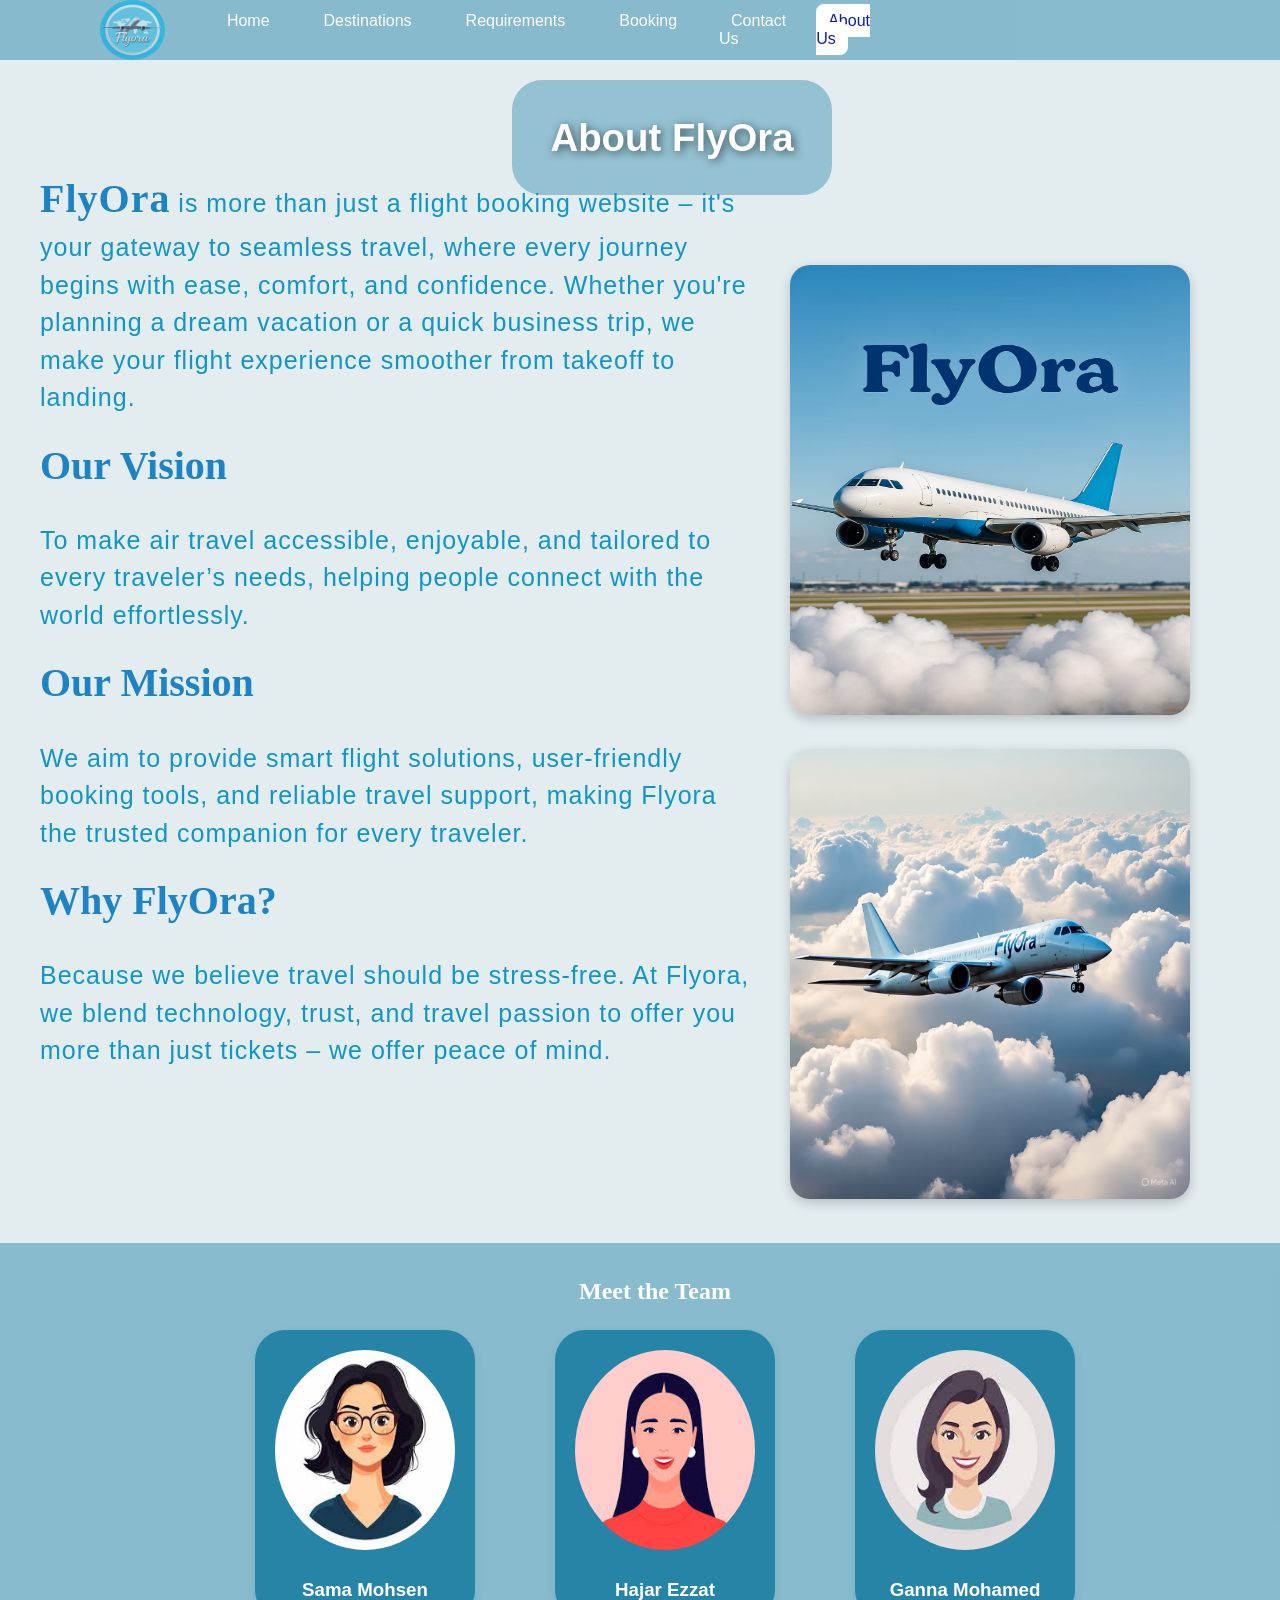
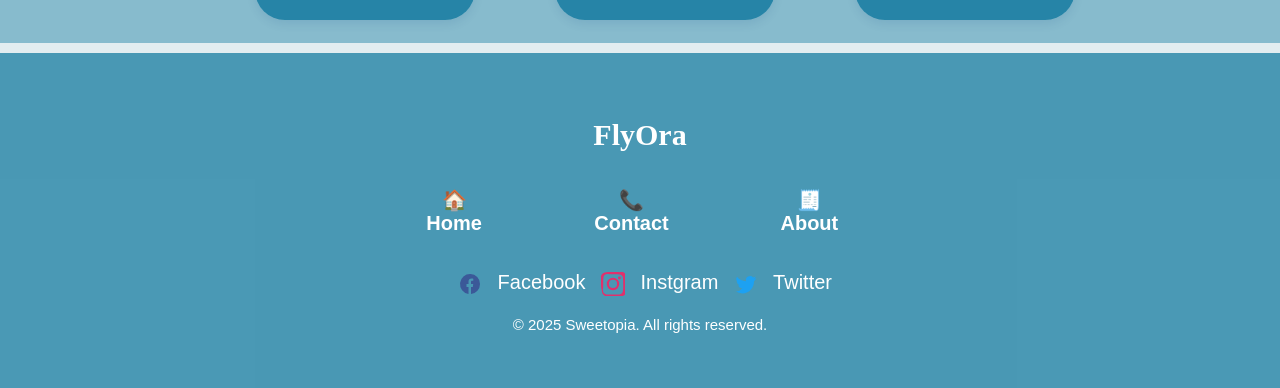
<file: HTML/about.html>
<!DOCTYPE html>
<html lang="en">
<head>
    <meta charset="UTF-8">
    <meta name="viewport" content="width=device-width, initial-scale=1.0">
    <title>About Us</title>
    <link rel="stylesheet" href="../CSS/about.css">
</head>
<body>
  <nav class="navbar">
    <img src="../IMAGES/logo.jpg" class="logo">
    <ul>
      <li class="item">
        <a href="../HTML/Home.html">Home</a>
      </li>
      <li class="item">
        <a href="../HTML/destinations.html">Destinations</a>
      </li>
       <li class="item">
        <a href="../HTML/requirements.html">Requirements</a>
      </li>
       <li class="item">
        <a href="../HTML/booking.html">Booking</a>
      </li>
      <li class="item">
        <a href="../HTML/contact.html">Contact Us</a>
      </li>
      <li class="item">
        <a href="../HTML/about.html" class="active">About Us</a>
      </li>
    </ul>
  </nav>
  <header>
    <h1>About FlyOra</h1>
  </header>
  <section class="about">
    <div class="text">
       <p><strong>FlyOra</strong> is more than just a flight booking website – it's your gateway to seamless travel, where every journey begins with ease, comfort, and confidence. Whether you're planning a dream vacation or a quick business trip, we make your flight experience smoother from takeoff to landing.</p>
       <h2>Our Vision</h2>
       <p>To make air travel accessible, enjoyable, and tailored to every traveler’s needs, helping people connect with the world effortlessly.</p>
       <h2>Our Mission</h2>
       <p>We aim to provide smart flight solutions, user-friendly booking tools, and reliable travel support, making Flyora the trusted companion for every traveler.</p>
       <h2>Why FlyOra?</h2>
       <p>Because we believe travel should be stress-free. At Flyora, we blend technology, trust, and travel passion to offer you more than just tickets – we offer peace of mind.</p>
    </div>
    <div class="images">
         <img src= "../IMAGES/about3.jpg" alt="" class="img3">
      <img src= "../IMAGES/aboutjpg.jpg" alt="" class="img1">
     
    </div>
  </section>
  <section class="team-section">
    <h2>Meet the Team</h2>
    <div class="team-container">
      <div class="team-member">
        <img src="../IMAGES/sama.jpeg" >
        <h3>Sama Mohsen</h3>
      </div>
      <div class="team-member">
        <img src="../IMAGES/hajar.jpeg" >
        <h3>Hajar Ezzat</h3>
      </div>
      <div class="team-member mem">
        <img src="../IMAGES/ganna.jpeg" >
        <h3>Ganna Mohamed</h3>
      </div>
    </div>
  </section>
  <!-- Footer -->
     <footer class="footer">
     <div class="footer-content">
       <h2>FlyOra</h2>
       <ul class="footer-links">
          <li><a href="../HTML/Home.html">🏠 Home</a></li>
          <li><a href="../HTML/contact.html">📞 Contact</a></li>
          <li><a href="../HTML/about.html">🧾 About</a></li>
        </ul>
        <div class="footer-socials">
          <a href="#">
             <svg width="24" height="24" fill="#3b5998" xmlns="http://www.w3.org/2000/svg">
               <path d="M22 12a10 10 0 1 0-11.5 9.9v-7h-2v-3h2v-2.3c0-2 1.2-3.1 3-3.1.9 0 1.8.2 1.8.2v2h-1c-1 0-1.3.6-1.3 1.2V12h2.2l-.4 3h-1.8v7A10 10 0 0 0 22 12z"/>
             </svg>
             Facebook
          </a>
          <a href="#">
               <svg width="24" height="24" fill="#e1306c" xmlns="http://www.w3.org/2000/svg">
                 <path d="M12 2.2c3.2 0 3.6 0 4.9.1 1.2.1 2 .2 2.4.3.6.2 1.1.5 1.6.9.5.5.8 1 .9 1.6.1.4.3 1.2.3 2.4.1 1.3.1 1.7.1 4.9s0 3.6-.1 4.9c-.1 1.2-.2 2-.3 2.4-.2.6-.5 1.1-.9 1.6-.5.5-1 .8-1.6.9-.4.1-1.2.3-2.4.3-1.3.1-1.7.1-4.9.1s-3.6 0-4.9-.1c-1.2-.1-2-.2-2.4-.3-.6-.2-1.1-.5-1.6-.9-.5-.5-.8-1-.9-1.6-.1-.4-.3-1.2-.3-2.4C2.2 15.6 2.2 15.2 2.2 12s0-3.6.1-4.9c.1-1.2.2-2 .3-2.4.2-.6.5-1.1.9-1.6.5-.5 1-.8 1.6-.9.4-.1 1.2-.3 2.4-.3C8.4 2.2 8.8 2.2 12 2.2m0-2.2C8.7 0 8.3 0 7 .1 5.6.1 4.6.3 3.8.5 2.9.7 2.1 1.1 1.4 1.8.6 2.5.2 3.3 0 4.2c-.2.8-.4 1.8-.5 3.2C-.1 8.3-.1 8.7 0 12c.1 3.3.1 3.7.5 5.1.2 1.4.4 2.4.5 3.2.2.9.6 1.7 1.4 2.4.7.7 1.5 1.2 2.4 1.4.8.2 1.8.4 3.2.5 1.4.1 1.8.1 5.1.1s3.7 0 5.1-.1c1.4-.1 2.4-.3 3.2-.5.9-.2 1.7-.6 2.4-1.4.7-.7 1.2-1.5 1.4-2.4.2-.8.4-1.8.5-3.2.1-1.4.1-1.8.1-5.1s0-3.7-.1-5.1c-.1-1.4-.3-2.4-.5-3.2-.2-.9-.6-1.7-1.4-2.4-.7-.7-1.5-1.2-2.4-1.4C19.4.3 18.4.1 17 .1 15.7 0 15.3 0 12 0z"/>
                 <path d="M12 5.8a6.2 6.2 0 1 0 0 12.4A6.2 6.2 0 0 0 12 5.8zm0 10.2a4 4 0 1 1 0-8.2 4 4 0 0 1 0 8.2zM18.4 4.6a1.44 1.44 0 1 0 0 2.88 1.44 1.44 0 0 0 0-2.88z"/>
               </svg>
               Instgram
          </a>
          <a href="#">
              <svg width="24" height="24" fill="#1da1f2" xmlns="http://www.w3.org/2000/svg">
                 <path d="M22.46 6c-.77.35-1.6.58-2.46.69a4.26 4.26 0 0 0 1.88-2.34 8.48 8.48 0 0 1-2.7 1.03 4.23 4.23 0 0 0-7.2 3.86A12 12 0 0 1 3 4.79a4.22 4.22 0 0 0 1.31 5.65A4.16 4.16 0 0 1 2.8 9v.05a4.23 4.23 0 0 0 3.39 4.14 4.23 4.23 0 0 1-1.9.07 4.23 4.23 0 0 0 3.95 2.94A8.5 8.5 0 0 1 2 19.54a12 12 0 0 0 6.29 1.84c7.55 0 11.68-6.26 11.68-11.68 0-.18 0-.35-.01-.53A8.3 8.3 0 0 0 22.46 6z"/>
              </svg>
              Twitter
          </a>
    </div>
    <p> &copy; 2025 Sweetopia. All rights reserved.</p>
  </div>
</footer>

    
</body>
</html>
</file>
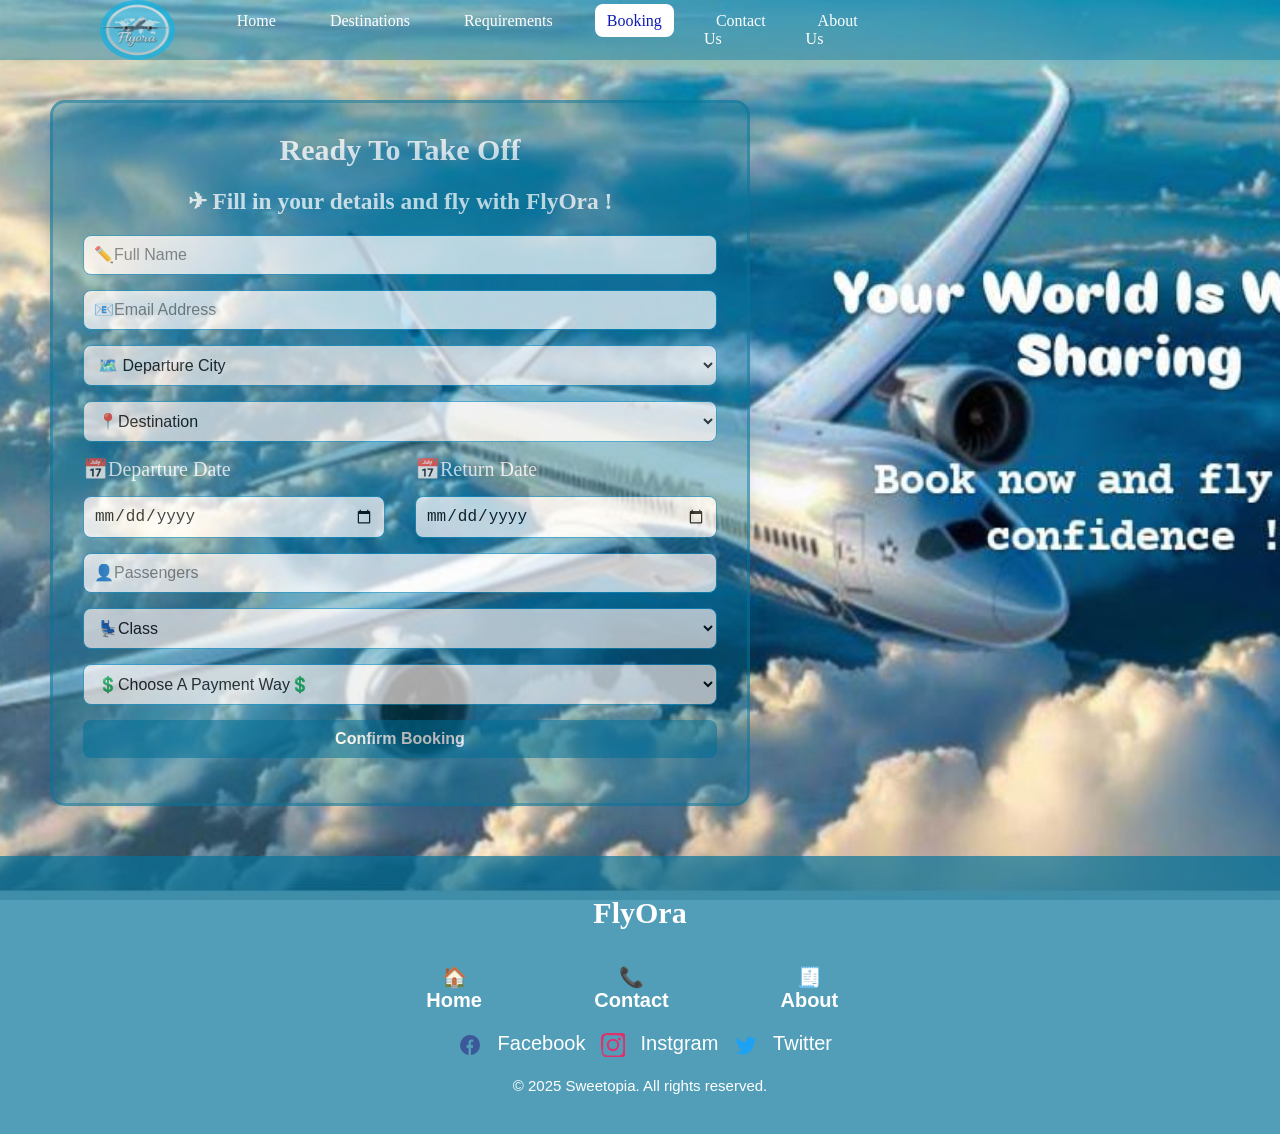
<file: HTML/booking.html>
<!DOCTYPE html>
<html lang="en">
<head>
    <meta charset="UTF-8">
    <meta name="viewport" content="width=device-width, initial-scale=1.0">
    <title>Booking Page</title>
    <link rel="stylesheet" href="../CSS/booking.css">
</head>
<body>
  <nav class="navbar">
    <img src="../IMAGES/logo.jpg" class="logo">
    <ul>
      <li class="item">
        <a href="../HTML/Home.html">Home</a>
      </li>
      <li class="item">
        <a href="../HTML/destinations.html">Destinations</a>
      </li>
       <li class="item">
        <a href="../HTML/requirements.html">Requirements</a>
      </li>
       <li class="item">
        <a href="../HTML/booking.html" class="active">Booking</a>
      </li>
      <li class="item">
        <a href="../HTML/contact.html">Contact Us</a>
      </li>
      <li class="item">
        <a href="../HTML/about.html">About Us</a>
      </li>
    </ul>
  </nav>
  <div class="content">
    <section class="booking">
      <h2> Ready To Take Off</h2>
      <h3>✈ Fill in your details and fly with <span>FlyOra</span> !</h3>
      <form id="bookingForm">
         <input type="text" placeholder="✏️Full Name" required>
         <input type="email" placeholder="📧Email Address" required>
         <select required>
           <option disabled selected>🗺️ Departure City</option>
           <option>Egypt</option>
           <option>Dubai</option>
           <option>Italy</option>
           <option>Paris</option>
           <option>Swizerland</option>
           <option>Tanzania</option>
           <option>Bali</option>
           <option>Greece</option>
           <option>Turkey</option>
           <option>Bahrain</option>
           <option>Mexico</option>
           <option>USA</option>
           <option>Spain</option>
           <option>India</option>
           <option>Washington</option>
           <option>Maldives</option>
           <option>New zealand</option>
           <option>Thailand</option>
           <option>Moroco</option>
           <option>Japan</option>
         </select>
         <select required>
           <option disabled selected>📍Destination</option>
           <option>Egypt</option>
           <option>Dubai</option>
           <option>Italy</option>
           <option>Paris</option>
           <option>Swizerland</option>
           <option>Tanzania</option>
           <option>Bali</option>
           <option>Greece</option>
           <option>Turkey</option>
           <option>Bahrain</option>
           <option>Mexico</option>
           <option>USA</option>
           <option>Spain</option>
           <option>India</option>
           <option>Washington</option>
           <option>Maldives</option>
           <option>New zealand</option>
           <option>Thailand</option>
           <option>Moroco</option>
           <option>Japan</option>
         </select>
         <div class="date">
           <div>
             <label for="">📅Departure Date</label>
             <input type="date" required>
           </div>
           <div>
             <label for="">📅Return Date</label>
             <input type="date" required>
           </div>
         </div>
         <input type="number" placeholder="👤Passengers" min="1" required>
         <select required>
           <option disabled selected>💺Class</option>
           <option>Economy</option>
           <option>Business</option>
           <option>First</option>
         </select>
         <select required>
           <option disabled selected>💲Choose A Payment Way💲</option>
           <option>Visa</option>
           <option>MasterCard</option>
           <option>Meeza</option>
           <option>American Express</option>
         </select>
         <button type="submit">Confirm Booking</button>
      </form>
      <div id="confirmationMsg">Your booking has been confirmed ! Thank you for choosing Flyora ✈</div>
    </section>
  </div>
    <!-- Footer -->
     <footer class="footer">
     <div class="footer-content">
       <h2>FlyOra</h2>
       <ul class="footer-links">
          <li><a href="../HTML/Home.html">🏠 Home</a></li>
          <li><a href="../HTML/contact.html">📞 Contact</a></li>
          <li><a href="../HTML/about.html">🧾 About</a></li>
        </ul>
        <div class="footer-socials">
          <a href="#">
             <svg width="24" height="24" fill="#3b5998" xmlns="http://www.w3.org/2000/svg">
               <path d="M22 12a10 10 0 1 0-11.5 9.9v-7h-2v-3h2v-2.3c0-2 1.2-3.1 3-3.1.9 0 1.8.2 1.8.2v2h-1c-1 0-1.3.6-1.3 1.2V12h2.2l-.4 3h-1.8v7A10 10 0 0 0 22 12z"/>
             </svg>
             Facebook
          </a>
          <a href="#">
               <svg width="24" height="24" fill="#e1306c" xmlns="http://www.w3.org/2000/svg">
                 <path d="M12 2.2c3.2 0 3.6 0 4.9.1 1.2.1 2 .2 2.4.3.6.2 1.1.5 1.6.9.5.5.8 1 .9 1.6.1.4.3 1.2.3 2.4.1 1.3.1 1.7.1 4.9s0 3.6-.1 4.9c-.1 1.2-.2 2-.3 2.4-.2.6-.5 1.1-.9 1.6-.5.5-1 .8-1.6.9-.4.1-1.2.3-2.4.3-1.3.1-1.7.1-4.9.1s-3.6 0-4.9-.1c-1.2-.1-2-.2-2.4-.3-.6-.2-1.1-.5-1.6-.9-.5-.5-.8-1-.9-1.6-.1-.4-.3-1.2-.3-2.4C2.2 15.6 2.2 15.2 2.2 12s0-3.6.1-4.9c.1-1.2.2-2 .3-2.4.2-.6.5-1.1.9-1.6.5-.5 1-.8 1.6-.9.4-.1 1.2-.3 2.4-.3C8.4 2.2 8.8 2.2 12 2.2m0-2.2C8.7 0 8.3 0 7 .1 5.6.1 4.6.3 3.8.5 2.9.7 2.1 1.1 1.4 1.8.6 2.5.2 3.3 0 4.2c-.2.8-.4 1.8-.5 3.2C-.1 8.3-.1 8.7 0 12c.1 3.3.1 3.7.5 5.1.2 1.4.4 2.4.5 3.2.2.9.6 1.7 1.4 2.4.7.7 1.5 1.2 2.4 1.4.8.2 1.8.4 3.2.5 1.4.1 1.8.1 5.1.1s3.7 0 5.1-.1c1.4-.1 2.4-.3 3.2-.5.9-.2 1.7-.6 2.4-1.4.7-.7 1.2-1.5 1.4-2.4.2-.8.4-1.8.5-3.2.1-1.4.1-1.8.1-5.1s0-3.7-.1-5.1c-.1-1.4-.3-2.4-.5-3.2-.2-.9-.6-1.7-1.4-2.4-.7-.7-1.5-1.2-2.4-1.4C19.4.3 18.4.1 17 .1 15.7 0 15.3 0 12 0z"/>
                 <path d="M12 5.8a6.2 6.2 0 1 0 0 12.4A6.2 6.2 0 0 0 12 5.8zm0 10.2a4 4 0 1 1 0-8.2 4 4 0 0 1 0 8.2zM18.4 4.6a1.44 1.44 0 1 0 0 2.88 1.44 1.44 0 0 0 0-2.88z"/>
               </svg>
               Instgram
          </a>
          <a href="#">
              <svg width="24" height="24" fill="#1da1f2" xmlns="http://www.w3.org/2000/svg">
                 <path d="M22.46 6c-.77.35-1.6.58-2.46.69a4.26 4.26 0 0 0 1.88-2.34 8.48 8.48 0 0 1-2.7 1.03 4.23 4.23 0 0 0-7.2 3.86A12 12 0 0 1 3 4.79a4.22 4.22 0 0 0 1.31 5.65A4.16 4.16 0 0 1 2.8 9v.05a4.23 4.23 0 0 0 3.39 4.14 4.23 4.23 0 0 1-1.9.07 4.23 4.23 0 0 0 3.95 2.94A8.5 8.5 0 0 1 2 19.54a12 12 0 0 0 6.29 1.84c7.55 0 11.68-6.26 11.68-11.68 0-.18 0-.35-.01-.53A8.3 8.3 0 0 0 22.46 6z"/>
              </svg>
              Twitter
          </a>
    </div>
    <p> &copy; 2025 Sweetopia. All rights reserved.</p>
  </div>
</footer>
  <script src="../JS/booking.js"></script>
</body>
</html>
</file>
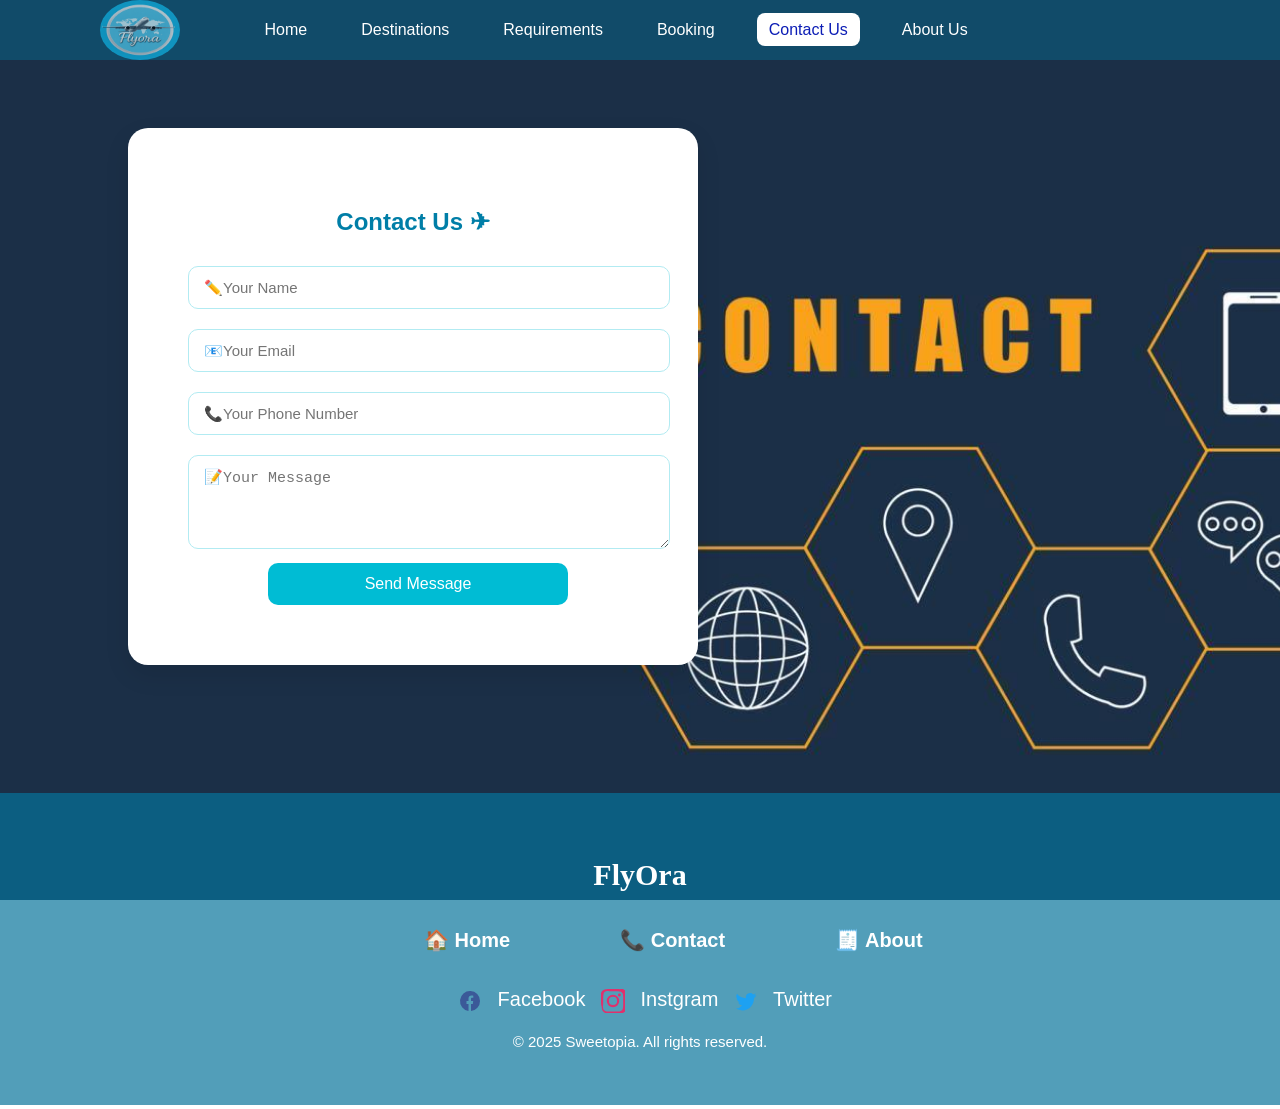
<file: HTML/contact.html>
<!DOCTYPE html>
<html lang="en">
<head>
  <meta charset="UTF-8" />
  <meta name="viewport" content="width=device-width, initial-scale=1.0"/>
  <title>Contact Us</title>
  <link rel="stylesheet" href="../CSS/contact.css"> 
</head>
<body>
<nav class="navbar">
    <img src="../IMAGES/logo.jpg" class="logo">
    <ul>
      <li class="item">
        <a href="../HTML/Home.html">Home</a>
      </li>
      <li class="item">
        <a href="../HTML/destinations.html">Destinations</a>
      </li>
       <li class="item">
        <a href="../HTML/requirements.html">Requirements</a>
      </li>
       <li class="item">
        <a href="../HTML/booking.html">Booking</a>
      </li>
      <li class="item">
        <a href="../HTML/contact.html"  class="active">Contact Us</a>
      </li>
      <li class="item">
        <a href="../HTML/about.html">About Us</a>
      </li>
    </ul>
  </nav>
  <div class="contact-form">
    <h2>Contact Us ✈ </h2>
    <form id="form">
      <input type="text" id="name" placeholder="✏️Your Name" />
      <div class="error" id="nameError"></div>

      <input type="email" id="email" placeholder="📧Your Email" />
      <div class="error" id="emailError"></div>

      <input type="tel" id="phone" placeholder="📞Your Phone Number" />
      <div class="error" id="phoneError"></div>

      <textarea id="message" rows="4" placeholder="📝Your Message"></textarea>
      <div class="error" id="messageError"></div>

      <button type="submit">Send Message</button>
    </form>
  </div>
   <!-- Footer -->
     <footer class="footer">
     <div class="footer-content">
       <h2>FlyOra</h2>
       <ul class="footer-links">
          <li><a href="../HTML/Home.html">🏠 Home</a></li>
          <li><a href="../HTML/contact.html">📞 Contact</a></li>
          <li><a href="../HTML/about.html">🧾 About</a></li>
        </ul>
        <div class="footer-socials">
          <a href="#">
             <svg width="24" height="24" fill="#3b5998" xmlns="http://www.w3.org/2000/svg">
               <path d="M22 12a10 10 0 1 0-11.5 9.9v-7h-2v-3h2v-2.3c0-2 1.2-3.1 3-3.1.9 0 1.8.2 1.8.2v2h-1c-1 0-1.3.6-1.3 1.2V12h2.2l-.4 3h-1.8v7A10 10 0 0 0 22 12z"/>
             </svg>
             Facebook
          </a>
          <a href="#">
               <svg width="24" height="24" fill="#e1306c" xmlns="http://www.w3.org/2000/svg">
                 <path d="M12 2.2c3.2 0 3.6 0 4.9.1 1.2.1 2 .2 2.4.3.6.2 1.1.5 1.6.9.5.5.8 1 .9 1.6.1.4.3 1.2.3 2.4.1 1.3.1 1.7.1 4.9s0 3.6-.1 4.9c-.1 1.2-.2 2-.3 2.4-.2.6-.5 1.1-.9 1.6-.5.5-1 .8-1.6.9-.4.1-1.2.3-2.4.3-1.3.1-1.7.1-4.9.1s-3.6 0-4.9-.1c-1.2-.1-2-.2-2.4-.3-.6-.2-1.1-.5-1.6-.9-.5-.5-.8-1-.9-1.6-.1-.4-.3-1.2-.3-2.4C2.2 15.6 2.2 15.2 2.2 12s0-3.6.1-4.9c.1-1.2.2-2 .3-2.4.2-.6.5-1.1.9-1.6.5-.5 1-.8 1.6-.9.4-.1 1.2-.3 2.4-.3C8.4 2.2 8.8 2.2 12 2.2m0-2.2C8.7 0 8.3 0 7 .1 5.6.1 4.6.3 3.8.5 2.9.7 2.1 1.1 1.4 1.8.6 2.5.2 3.3 0 4.2c-.2.8-.4 1.8-.5 3.2C-.1 8.3-.1 8.7 0 12c.1 3.3.1 3.7.5 5.1.2 1.4.4 2.4.5 3.2.2.9.6 1.7 1.4 2.4.7.7 1.5 1.2 2.4 1.4.8.2 1.8.4 3.2.5 1.4.1 1.8.1 5.1.1s3.7 0 5.1-.1c1.4-.1 2.4-.3 3.2-.5.9-.2 1.7-.6 2.4-1.4.7-.7 1.2-1.5 1.4-2.4.2-.8.4-1.8.5-3.2.1-1.4.1-1.8.1-5.1s0-3.7-.1-5.1c-.1-1.4-.3-2.4-.5-3.2-.2-.9-.6-1.7-1.4-2.4-.7-.7-1.5-1.2-2.4-1.4C19.4.3 18.4.1 17 .1 15.7 0 15.3 0 12 0z"/>
                 <path d="M12 5.8a6.2 6.2 0 1 0 0 12.4A6.2 6.2 0 0 0 12 5.8zm0 10.2a4 4 0 1 1 0-8.2 4 4 0 0 1 0 8.2zM18.4 4.6a1.44 1.44 0 1 0 0 2.88 1.44 1.44 0 0 0 0-2.88z"/>
               </svg>
               Instgram
          </a>
          <a href="#">
              <svg width="24" height="24" fill="#1da1f2" xmlns="http://www.w3.org/2000/svg">
                 <path d="M22.46 6c-.77.35-1.6.58-2.46.69a4.26 4.26 0 0 0 1.88-2.34 8.48 8.48 0 0 1-2.7 1.03 4.23 4.23 0 0 0-7.2 3.86A12 12 0 0 1 3 4.79a4.22 4.22 0 0 0 1.31 5.65A4.16 4.16 0 0 1 2.8 9v.05a4.23 4.23 0 0 0 3.39 4.14 4.23 4.23 0 0 1-1.9.07 4.23 4.23 0 0 0 3.95 2.94A8.5 8.5 0 0 1 2 19.54a12 12 0 0 0 6.29 1.84c7.55 0 11.68-6.26 11.68-11.68 0-.18 0-.35-.01-.53A8.3 8.3 0 0 0 22.46 6z"/>
              </svg>
              Twitter
          </a>
    </div>
    <p> &copy; 2025 Sweetopia. All rights reserved.</p>
  </div>
</footer>
  <script src="../JS/contact.js"></script> 
</body>
</html>
</file>
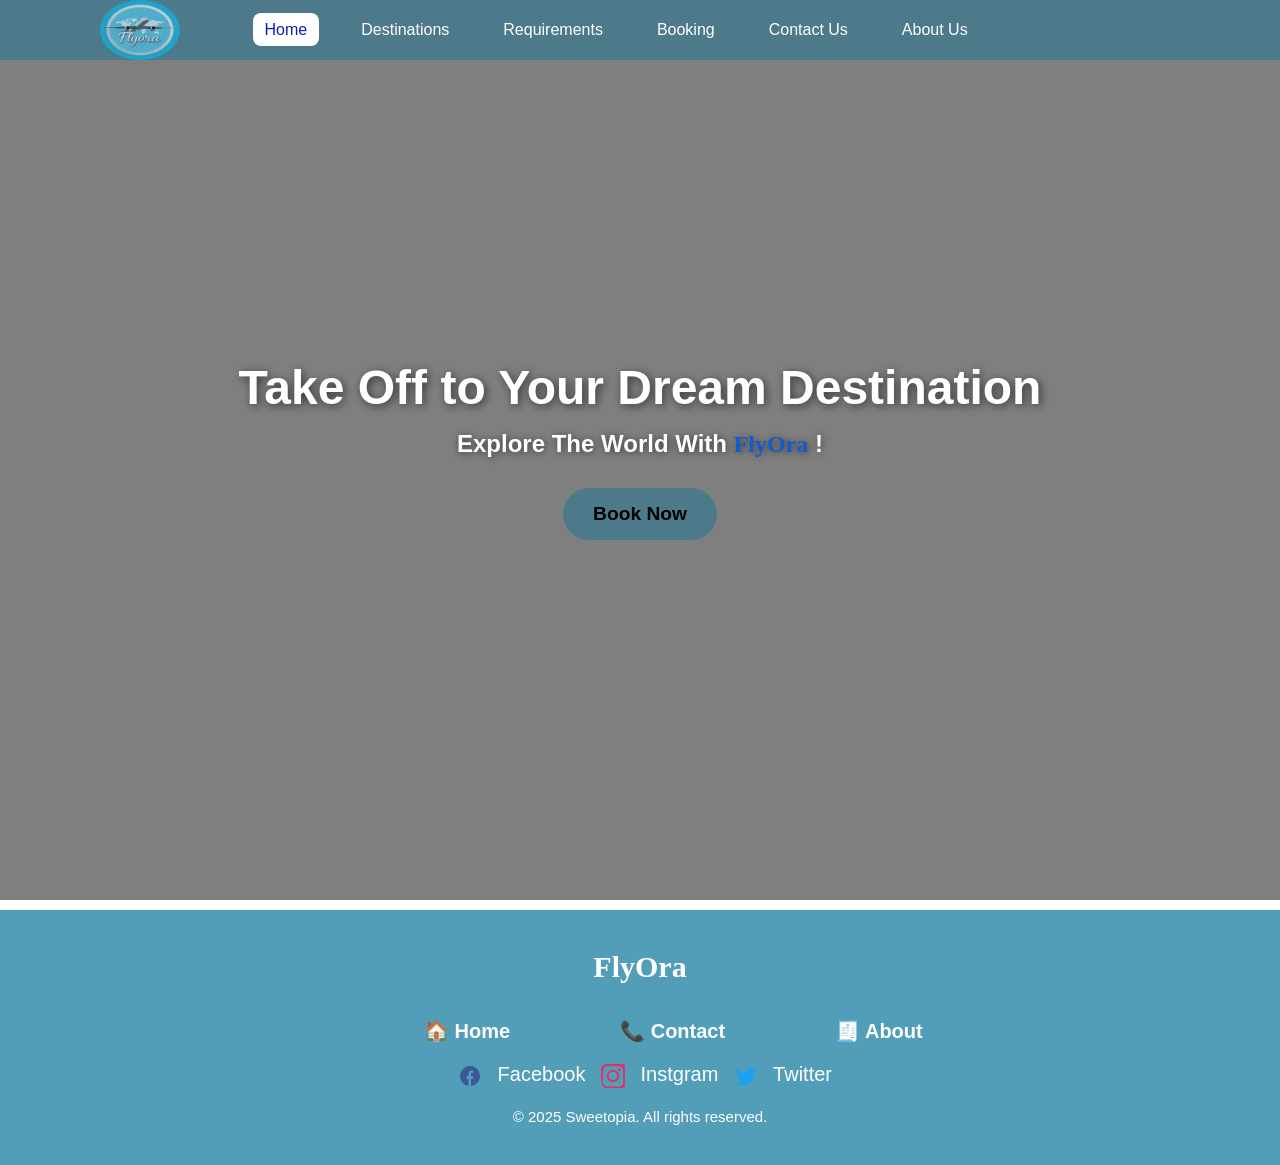
<file: HTML/Home.html>
<!DOCTYPE html>
<html lang="en">
<head>
  <meta charset="UTF-8">
  <meta name="viewport" content="width=device-width, initial-scale=1">
  <title>Flight Booking</title>
  <link rel="stylesheet" href="../CSS/Home.css">
</head>
<body>
  <nav class="navbar">
    <img src="../IMAGES/logo.jpg" class="logo">
    <ul>
      <li class="item">
        <a href="../HTML/Home.html" class="active">Home</a>
      </li>
      <li class="item">
        <a href="../HTML/destinations.html">Destinations</a>
      </li>
       <li class="item">
        <a href="../HTML/requirements.html">Requirements</a>
      </li>
       <li class="item">
        <a href="../HTML/booking.html">Booking</a>
      </li>
      <li class="item">
        <a href="../HTML/contact.html">Contact Us</a>
      </li>
      <li class="item">
        <a href="../HTML/about.html">About Us</a>
      </li>
    </ul>
  </nav>

  <!-- فيديو الخلفية -->
  <video autoplay muted loop class="video-bg">
    <source src="../IMAGES/home.mp4" type="video/mp4">
    Your browser does not support the video tag.
  </video>

  <!-- المحتوى -->
  <div class="content">
    <h1>Take Off to Your Dream Destination</h1>
    <h3>Explore The World With <span>FlyOra</span> !</h3>
    <a href="../HTML/destinations.html" class="btn">Book Now</a>
  </div>
   <!-- Footer -->
     <footer class="footer">
     <div class="footer-content">
       <h2>FlyOra</h2>
       <ul class="footer-links">
          <li><a href="../HTML/Home.html">🏠 Home</a></li>
          <li><a href="../HTML/contact.html">📞 Contact</a></li>
          <li><a href="../HTML/about.html">🧾 About</a></li>
        </ul>
        <div class="footer-socials">
          <a href="#">
             <svg width="24" height="24" fill="#3b5998" xmlns="http://www.w3.org/2000/svg">
               <path d="M22 12a10 10 0 1 0-11.5 9.9v-7h-2v-3h2v-2.3c0-2 1.2-3.1 3-3.1.9 0 1.8.2 1.8.2v2h-1c-1 0-1.3.6-1.3 1.2V12h2.2l-.4 3h-1.8v7A10 10 0 0 0 22 12z"/>
             </svg>
             Facebook
          </a>
          <a href="#">
               <svg width="24" height="24" fill="#e1306c" xmlns="http://www.w3.org/2000/svg">
                 <path d="M12 2.2c3.2 0 3.6 0 4.9.1 1.2.1 2 .2 2.4.3.6.2 1.1.5 1.6.9.5.5.8 1 .9 1.6.1.4.3 1.2.3 2.4.1 1.3.1 1.7.1 4.9s0 3.6-.1 4.9c-.1 1.2-.2 2-.3 2.4-.2.6-.5 1.1-.9 1.6-.5.5-1 .8-1.6.9-.4.1-1.2.3-2.4.3-1.3.1-1.7.1-4.9.1s-3.6 0-4.9-.1c-1.2-.1-2-.2-2.4-.3-.6-.2-1.1-.5-1.6-.9-.5-.5-.8-1-.9-1.6-.1-.4-.3-1.2-.3-2.4C2.2 15.6 2.2 15.2 2.2 12s0-3.6.1-4.9c.1-1.2.2-2 .3-2.4.2-.6.5-1.1.9-1.6.5-.5 1-.8 1.6-.9.4-.1 1.2-.3 2.4-.3C8.4 2.2 8.8 2.2 12 2.2m0-2.2C8.7 0 8.3 0 7 .1 5.6.1 4.6.3 3.8.5 2.9.7 2.1 1.1 1.4 1.8.6 2.5.2 3.3 0 4.2c-.2.8-.4 1.8-.5 3.2C-.1 8.3-.1 8.7 0 12c.1 3.3.1 3.7.5 5.1.2 1.4.4 2.4.5 3.2.2.9.6 1.7 1.4 2.4.7.7 1.5 1.2 2.4 1.4.8.2 1.8.4 3.2.5 1.4.1 1.8.1 5.1.1s3.7 0 5.1-.1c1.4-.1 2.4-.3 3.2-.5.9-.2 1.7-.6 2.4-1.4.7-.7 1.2-1.5 1.4-2.4.2-.8.4-1.8.5-3.2.1-1.4.1-1.8.1-5.1s0-3.7-.1-5.1c-.1-1.4-.3-2.4-.5-3.2-.2-.9-.6-1.7-1.4-2.4-.7-.7-1.5-1.2-2.4-1.4C19.4.3 18.4.1 17 .1 15.7 0 15.3 0 12 0z"/>
                 <path d="M12 5.8a6.2 6.2 0 1 0 0 12.4A6.2 6.2 0 0 0 12 5.8zm0 10.2a4 4 0 1 1 0-8.2 4 4 0 0 1 0 8.2zM18.4 4.6a1.44 1.44 0 1 0 0 2.88 1.44 1.44 0 0 0 0-2.88z"/>
               </svg>
               Instgram
          </a>
          <a href="#">
              <svg width="24" height="24" fill="#1da1f2" xmlns="http://www.w3.org/2000/svg">
                 <path d="M22.46 6c-.77.35-1.6.58-2.46.69a4.26 4.26 0 0 0 1.88-2.34 8.48 8.48 0 0 1-2.7 1.03 4.23 4.23 0 0 0-7.2 3.86A12 12 0 0 1 3 4.79a4.22 4.22 0 0 0 1.31 5.65A4.16 4.16 0 0 1 2.8 9v.05a4.23 4.23 0 0 0 3.39 4.14 4.23 4.23 0 0 1-1.9.07 4.23 4.23 0 0 0 3.95 2.94A8.5 8.5 0 0 1 2 19.54a12 12 0 0 0 6.29 1.84c7.55 0 11.68-6.26 11.68-11.68 0-.18 0-.35-.01-.53A8.3 8.3 0 0 0 22.46 6z"/>
              </svg>
              Twitter
          </a>
    </div>
    <p> &copy; 2025 Sweetopia. All rights reserved.</p>
  </div>
</footer>
</body>
</html>
</file>
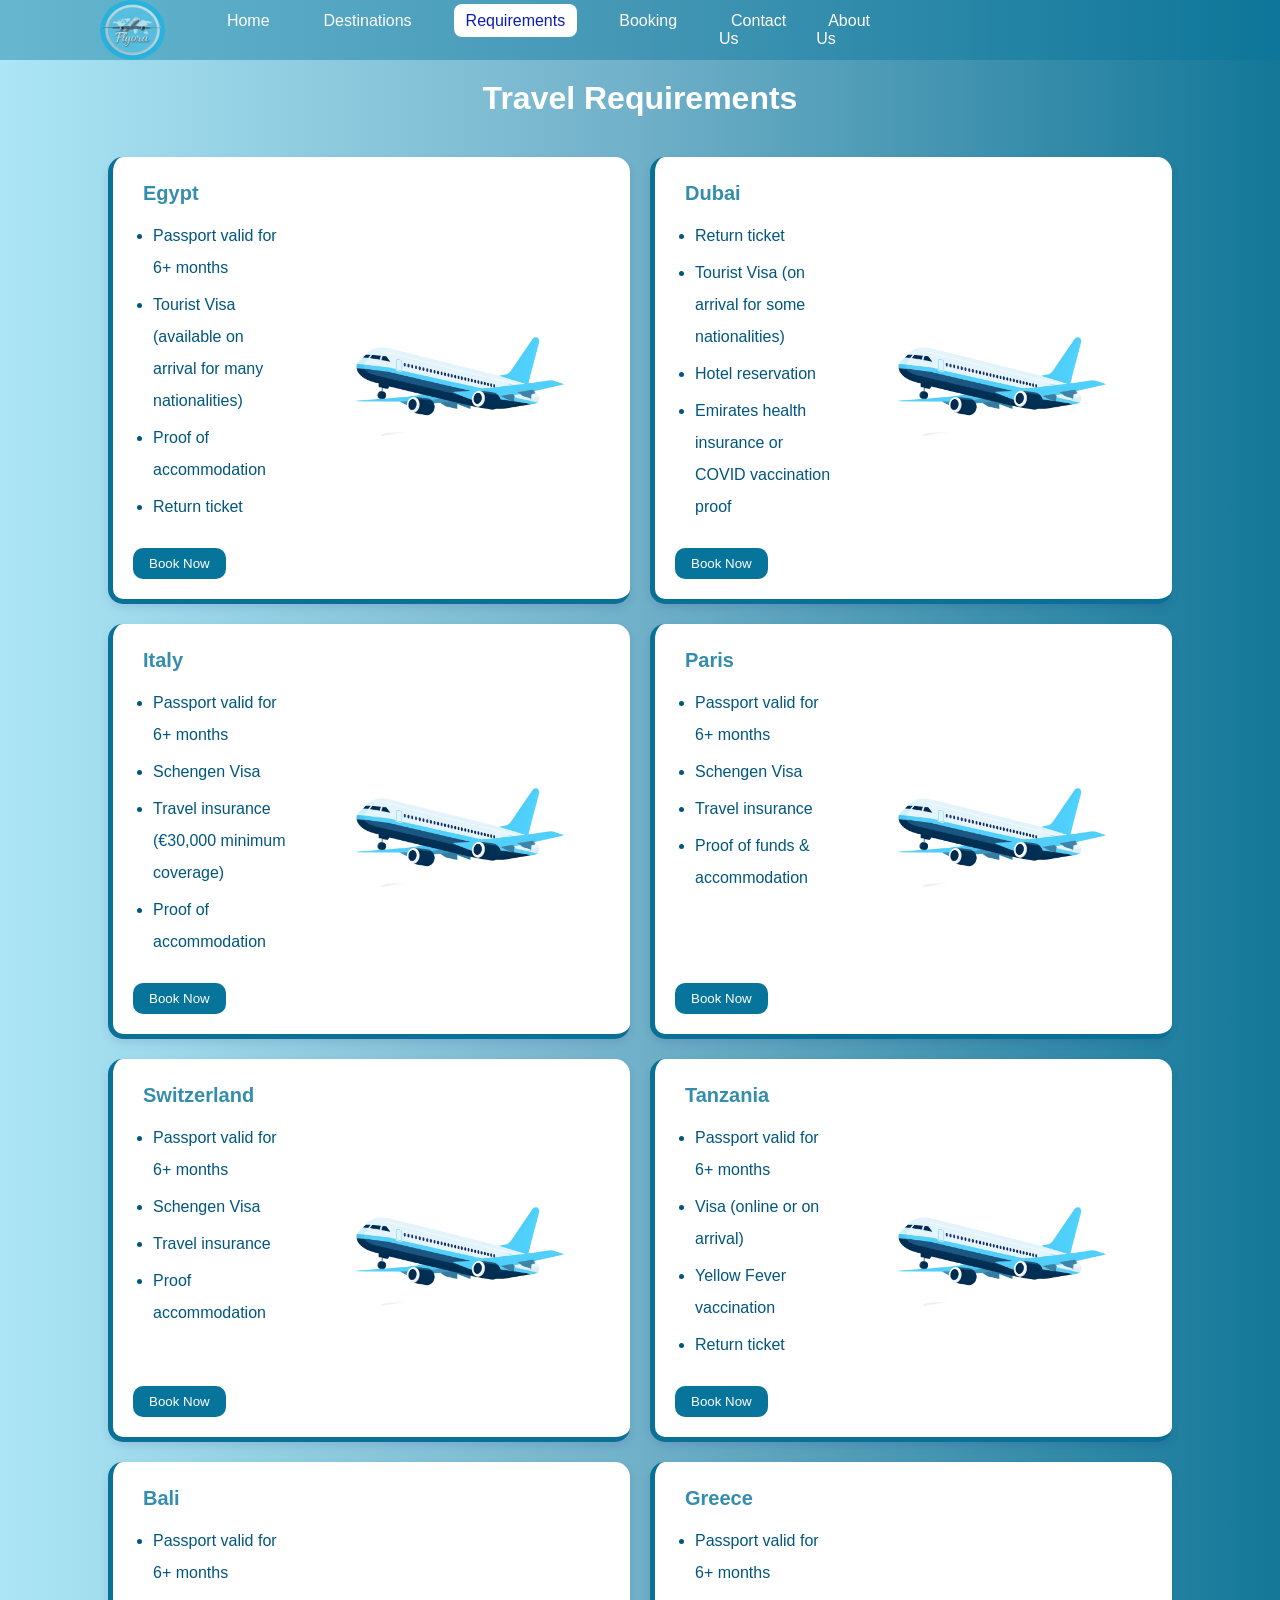
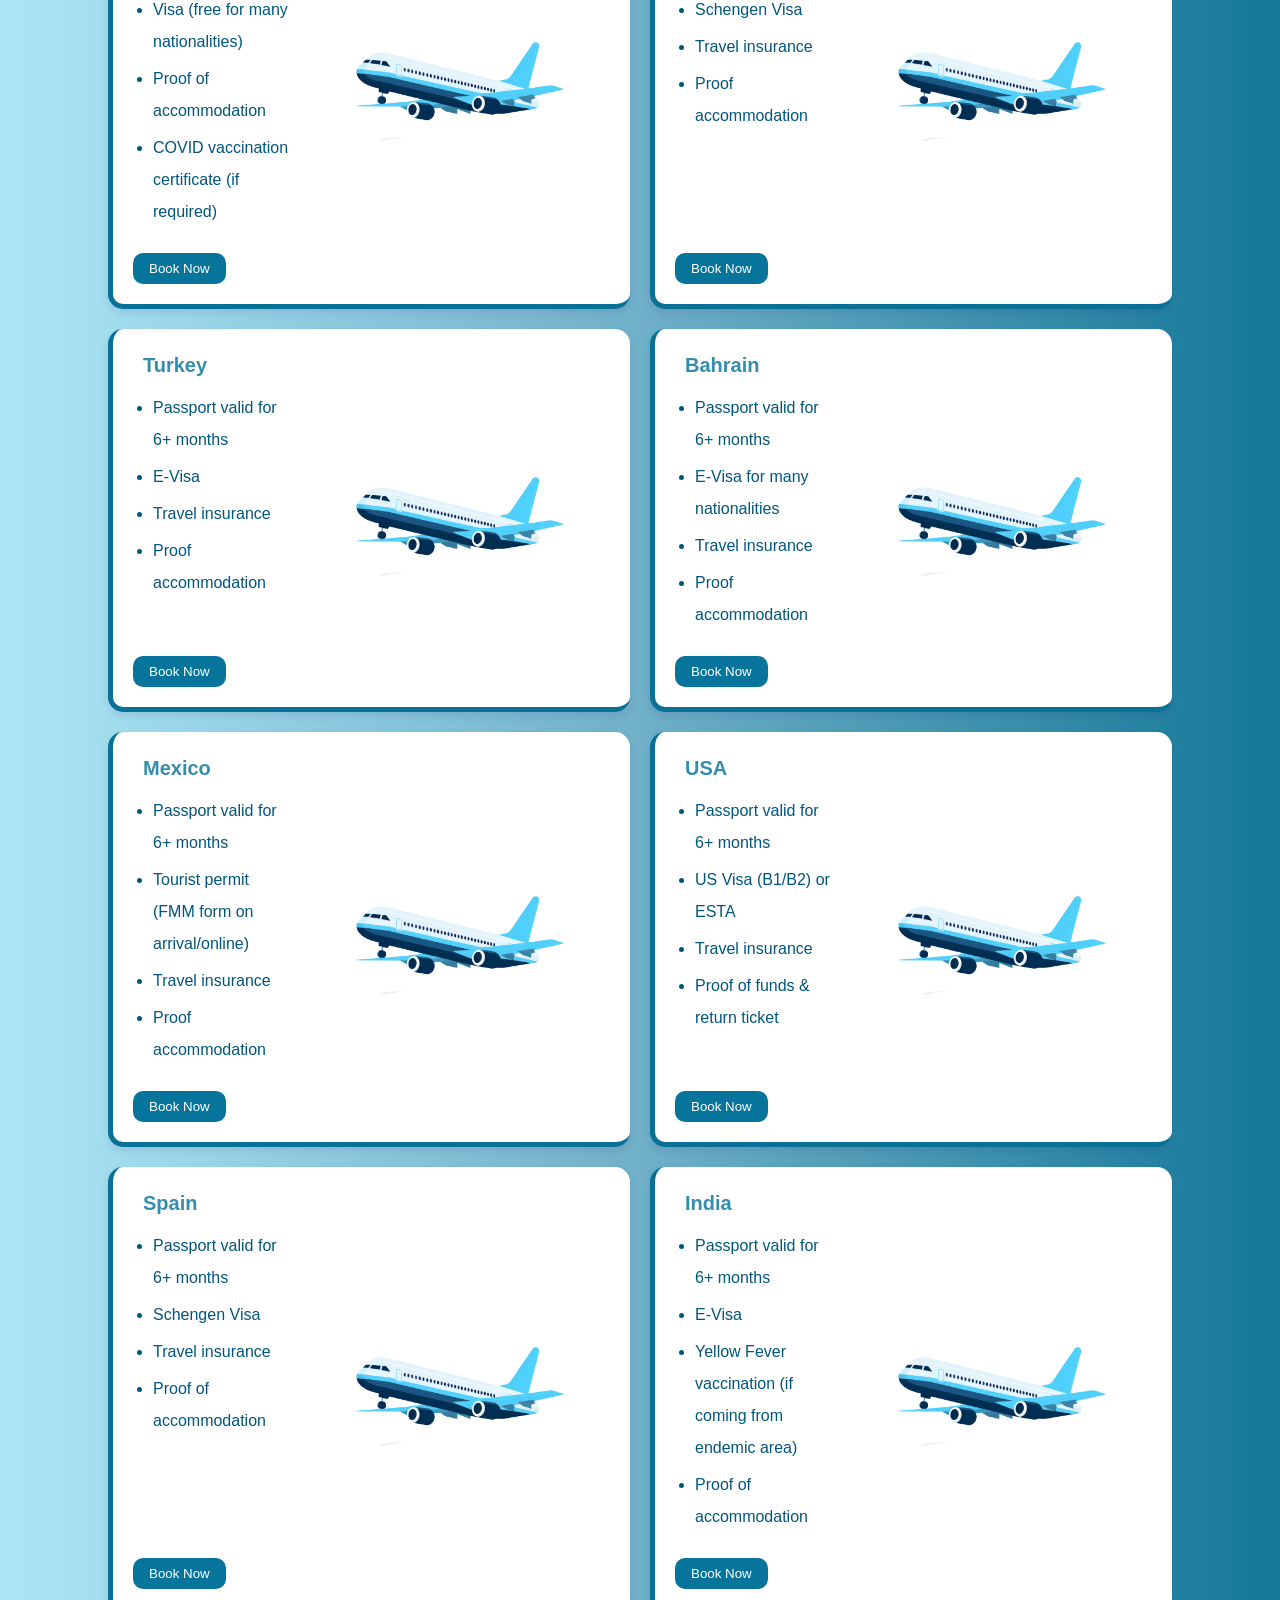
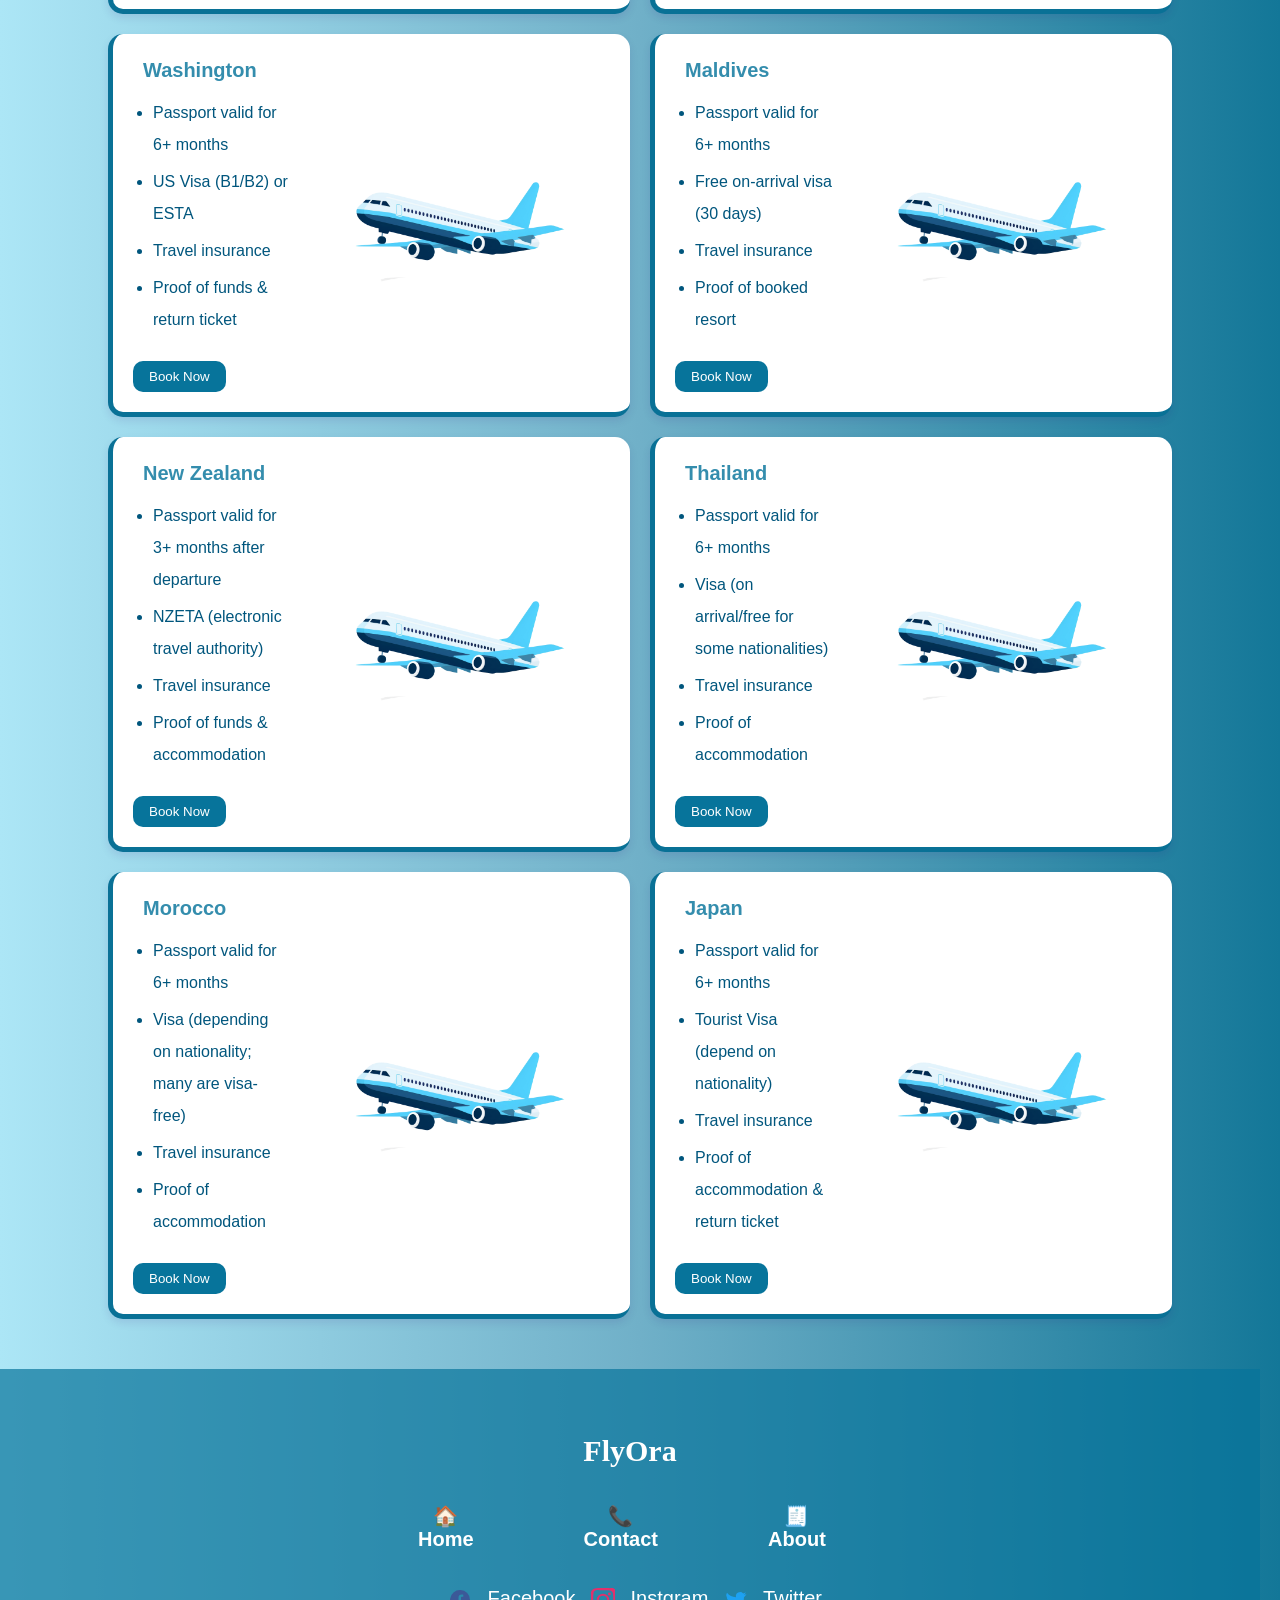
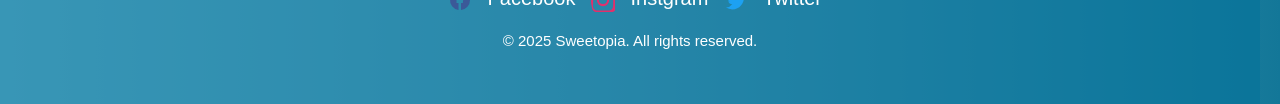
<file: HTML/requirements.html>
<!DOCTYPE html>
<html lang="en">
<head>
  <meta charset="UTF-8" />
  <meta name="viewport" content="width=device-width, initial-scale=1.0"/>
  <title>Requirements</title>
  <link rel="stylesheet" href="../CSS/requirements.css" />
</head>
<body>
  <nav class="navbar">
    <img src="../IMAGES/logo.jpg" class="logo" />
    <ul>
      <li class="item">
        <a href="../HTML/Home.html">Home</a>
      </li>
      <li class="item">
        <a href="../HTML/destinations.html">Destinations</a>
      </li>
      <li class="item">
        <a href="../HTML/requirements.html" class="active">Requirements</a>
      </li>
      <li class="item">
        <a href="../HTML/booking.html">Booking</a>
      </li>
      <li class="item">
        <a href="../HTML/contact.html">Contact Us</a>
      </li>
      <li class="item">
        <a href="../HTML/about.html">About Us</a>
      </li>
    </ul>
  </nav>
  <h1>Travel Requirements</h1>
  <section class="requirements">
    <div class="card">
      <div class="left">
        <h2>Egypt</h2>
        <ol>
          <li>Passport valid for 6+ months</li>
          <li>Tourist Visa (available on arrival for many nationalities)</li>
          <li>Proof of accommodation</li>
          <li>Return ticket</li>
        </ol>
        <a href="../HTML/booking.html">
           <button>Book Now</button>
        </a>
      </div>
      <div class="right">
        <img src="../IMAGES/airplane2.png" alt="plane" />
      </div>
    </div>
    <div class="card">
      <div class="left">
        <h2>Dubai</h2>
        <ol>
          <li>Return ticket</li>
          <li>Tourist Visa (on arrival for some nationalities)</li>
          <li>Hotel reservation</li>
          <li>Emirates health insurance or COVID vaccination proof</li>
        </ol>
        <a href="../HTML/booking.html">
           <button>Book Now</button>
        </a>
      </div>
      <div class="right">
        <img src="../IMAGES/airplane2.png" alt="plane" />
      </div>
    </div>
    <div class="card">
      <div class="left">
        <h2>Italy</h2>
        <ol>
          <li>Passport valid for 6+ months</li>
          <li>Schengen Visa</li>
          <li>Travel insurance (€30,000 minimum coverage)</li>
          <li>Proof of accommodation</li>
        </ol>
        <a href="../HTML/booking.html">
           <button>Book Now</button>
        </a>
      </div>
      <div class="right">
        <img src="../IMAGES/airplane2.png" alt="plane" />
      </div>
    </div>
    <div class="card">
      <div class="left">
        <h2>Paris</h2>
        <ol>
          <li>Passport valid for 6+ months</li>
          <li>Schengen Visa</li>
          <li>Travel insurance</li>
          <li>Proof of funds & accommodation</li>
        </ol>
        <a href="../HTML/booking.html">
           <button>Book Now</button>
        </a>
      </div>
      <div class="right">
        <img src="../IMAGES/airplane2.png" alt="plane" />
      </div>
    </div>
    <div class="card">
      <div class="left">
        <h2>Switzerland</h2>
        <ol>
          <li>Passport valid for 6+ months</li>
          <li>Schengen Visa</li>
          <li>Travel insurance</li>
          <li>Proof accommodation</li>
        </ol>
        <a href="../HTML/booking.html">
           <button>Book Now</button>
        </a>
      </div>
      <div class="right">
        <img src="../IMAGES/airplane2.png" alt="plane" />
      </div>
    </div>
    <div class="card">
      <div class="left">
        <h2>Tanzania</h2>
        <ol>
          <li>Passport valid for 6+ months</li>
          <li>Visa (online or on arrival)</li>
          <li>Yellow Fever vaccination</li>
          <li>Return ticket</li>
        </ol>
        <a href="../HTML/booking.html">
           <button>Book Now</button>
        </a>
      </div>
      <div class="right">
        <img src="../IMAGES/airplane2.png" alt="plane" />
      </div>
    </div>
    <div class="card">
      <div class="left">
        <h2>Bali</h2>
        <ol>
          <li>Passport valid for 6+ months</li>
          <li>Visa (free for many nationalities)</li>
          <li>Proof of accommodation</li>
          <li>COVID vaccination certificate (if required)</li>
        </ol>
        <a href="../HTML/booking.html">
           <button>Book Now</button>
        </a>
      </div>
      <div class="right">
        <img src="../IMAGES/airplane2.png" alt="plane" />
      </div>
    </div>
    <div class="card">
      <div class="left">
        <h2>Greece</h2>
        <ol>
          <li>Passport valid for 6+ months</li>
          <li>Schengen Visa</li>
          <li>Travel insurance</li>
          <li>Proof accommodation</li>
        </ol>
        <a href="../HTML/booking.html">
           <button>Book Now</button>
        </a>
      </div>
      <div class="right">
        <img src="../IMAGES/airplane2.png" alt="plane" />
      </div>
    </div>
    <div class="card">
      <div class="left">
        <h2>Turkey</h2>
        <ol>
          <li>Passport valid for 6+ months</li>
          <li>E-Visa</li>
          <li>Travel insurance</li>
          <li>Proof accommodation</li>
        </ol>
        <a href="../HTML/booking.html">
           <button>Book Now</button>
        </a>
      </div>
      <div class="right">
        <img src="../IMAGES/airplane2.png" alt="plane" />
      </div>
    </div>
    <div class="card">
      <div class="left">
        <h2>Bahrain</h2>
        <ol>
          <li>Passport valid for 6+ months</li>
          <li>E-Visa for many nationalities</li>
          <li>Travel insurance</li>
          <li>Proof accommodation</li>
        </ol>
        <a href="../HTML/booking.html">
           <button>Book Now</button>
        </a>
      </div>
      <div class="right">
        <img src="../IMAGES/airplane2.png" alt="plane" />
      </div>
    </div>
    <div class="card">
      <div class="left">
        <h2>Mexico</h2>
        <ol>
          <li>Passport valid for 6+ months</li>
          <li>Tourist permit (FMM form on arrival/online)</li>
          <li>Travel insurance</li>
          <li>Proof accommodation</li>
        </ol>
        <a href="../HTML/booking.html">
           <button>Book Now</button>
        </a>
      </div>
      <div class="right">
        <img src="../IMAGES/airplane2.png" alt="plane" />
      </div>
    </div>
    <div class="card">
      <div class="left">
        <h2>USA</h2>
        <ol>
          <li>Passport valid for 6+ months</li>
          <li>US Visa (B1/B2) or ESTA</li>
          <li>Travel insurance</li>
          <li>Proof of funds & return ticket</li>
        </ol>
        <a href="../HTML/booking.html">
           <button>Book Now</button>
        </a>
      </div>
      <div class="right">
        <img src="../IMAGES/airplane2.png" alt="plane" />
      </div>
    </div>
    <div class="card">
      <div class="left">
        <h2>Spain</h2>
        <ol>
          <li>Passport valid for 6+ months</li>
          <li>Schengen Visa</li>
          <li>Travel insurance</li>
          <li>Proof of accommodation</li>
        </ol>
        <a href="../HTML/booking.html">
           <button>Book Now</button>
        </a>
      </div>
      <div class="right">
        <img src="../IMAGES/airplane2.png" alt="plane" />
      </div>
    </div>
    <div class="card">
      <div class="left">
        <h2>India</h2>
        <ol>
          <li>Passport valid for 6+ months</li>
          <li>E-Visa</li>
          <li>Yellow Fever vaccination (if coming from endemic area)</li>
          <li>Proof of accommodation</li>
        </ol>
        <a href="../HTML/booking.html">
           <button>Book Now</button>
        </a>
      </div>
      <div class="right">
        <img src="../IMAGES/airplane2.png" alt="plane" />
      </div>
    </div>
    <div class="card">
      <div class="left">
        <h2>Washington</h2>
        <ol>
          <li>Passport valid for 6+ months</li>
          <li>US Visa (B1/B2) or ESTA</li>
          <li>Travel insurance</li>
          <li>Proof of funds & return ticket</li>
        </ol>
        <a href="../HTML/booking.html">
           <button>Book Now</button>
        </a>
      </div>
      <div class="right">
        <img src="../IMAGES/airplane2.png" alt="plane" />
      </div>
    </div>
    <div class="card">
      <div class="left">
        <h2>Maldives</h2>
        <ol>
          <li>Passport valid for 6+ months</li>
          <li>Free on-arrival visa (30 days)</li>
          <li>Travel insurance</li>
          <li>Proof of booked resort</li>
        </ol>
        <a href="../HTML/booking.html">
           <button>Book Now</button>
        </a>
      </div>
      <div class="right">
        <img src="../IMAGES/airplane2.png" alt="plane" />
      </div>
    </div>
    <div class="card">
      <div class="left">
        <h2>New Zealand</h2>
        <ol>
          <li>Passport valid for 3+ months after departure</li>
          <li>NZETA (electronic travel authority)</li>
          <li>Travel insurance</li>
          <li>Proof of funds & accommodation</li>
        </ol>
        <a href="../HTML/booking.html">
           <button>Book Now</button>
        </a>
      </div>
      <div class="right">
        <img src="../IMAGES/airplane2.png" alt="plane" />
      </div>
    </div>
    <div class="card">
      <div class="left">
        <h2>Thailand</h2>
        <ol>
          <li>Passport valid for 6+ months</li>
          <li>Visa (on arrival/free for some nationalities)</li>
          <li>Travel insurance</li>
          <li>Proof of accommodation</li>
        </ol>
        <a href="../HTML/booking.html">
           <button>Book Now</button>
        </a>
      </div>
      <div class="right">
        <img src="../IMAGES/airplane2.png" alt="plane" />
      </div>
    </div>
    <div class="card">
      <div class="left">
        <h2>Morocco</h2>
        <ol>
          <li>Passport valid for 6+ months</li>
          <li>Visa (depending on nationality; many are visa-free)</li>
          <li>Travel insurance</li>
          <li>Proof of accommodation</li>
        </ol>
        <a href="../HTML/booking.html">
           <button>Book Now</button>
        </a>
      </div>
      <div class="right">
        <img src="../IMAGES/airplane2.png" alt="plane" />
      </div>
    </div>
    <div class="card">
      <div class="left">
        <h2>Japan</h2>
        <ol>
          <li>Passport valid for 6+ months</li>
          <li>Tourist Visa (depend on nationality)</li>
          <li>Travel insurance</li>
          <li>Proof of accommodation & return ticket</li>
        </ol>
        <a href="../HTML/booking.html">
           <button>Book Now</button>
        </a>
      </div>
      <div class="right">
        <img src="../IMAGES/airplane2.png" alt="plane" />
      </div>
    </div>
  </section>
    <!-- Footer -->
     <footer class="footer">
     <div class="footer-content">
       <h2>FlyOra</h2>
       <ul class="footer-links">
          <li><a href="../HTML/Home.html">🏠 Home</a></li>
          <li><a href="../HTML/contact.html">📞 Contact</a></li>
          <li><a href="../HTML/about.html">🧾 About</a></li>
        </ul>
        <div class="footer-socials">
          <a href="#">
             <svg width="24" height="24" fill="#3b5998" xmlns="http://www.w3.org/2000/svg">
               <path d="M22 12a10 10 0 1 0-11.5 9.9v-7h-2v-3h2v-2.3c0-2 1.2-3.1 3-3.1.9 0 1.8.2 1.8.2v2h-1c-1 0-1.3.6-1.3 1.2V12h2.2l-.4 3h-1.8v7A10 10 0 0 0 22 12z"/>
             </svg>
             Facebook
          </a>
          <a href="#">
               <svg width="24" height="24" fill="#e1306c" xmlns="http://www.w3.org/2000/svg">
                 <path d="M12 2.2c3.2 0 3.6 0 4.9.1 1.2.1 2 .2 2.4.3.6.2 1.1.5 1.6.9.5.5.8 1 .9 1.6.1.4.3 1.2.3 2.4.1 1.3.1 1.7.1 4.9s0 3.6-.1 4.9c-.1 1.2-.2 2-.3 2.4-.2.6-.5 1.1-.9 1.6-.5.5-1 .8-1.6.9-.4.1-1.2.3-2.4.3-1.3.1-1.7.1-4.9.1s-3.6 0-4.9-.1c-1.2-.1-2-.2-2.4-.3-.6-.2-1.1-.5-1.6-.9-.5-.5-.8-1-.9-1.6-.1-.4-.3-1.2-.3-2.4C2.2 15.6 2.2 15.2 2.2 12s0-3.6.1-4.9c.1-1.2.2-2 .3-2.4.2-.6.5-1.1.9-1.6.5-.5 1-.8 1.6-.9.4-.1 1.2-.3 2.4-.3C8.4 2.2 8.8 2.2 12 2.2m0-2.2C8.7 0 8.3 0 7 .1 5.6.1 4.6.3 3.8.5 2.9.7 2.1 1.1 1.4 1.8.6 2.5.2 3.3 0 4.2c-.2.8-.4 1.8-.5 3.2C-.1 8.3-.1 8.7 0 12c.1 3.3.1 3.7.5 5.1.2 1.4.4 2.4.5 3.2.2.9.6 1.7 1.4 2.4.7.7 1.5 1.2 2.4 1.4.8.2 1.8.4 3.2.5 1.4.1 1.8.1 5.1.1s3.7 0 5.1-.1c1.4-.1 2.4-.3 3.2-.5.9-.2 1.7-.6 2.4-1.4.7-.7 1.2-1.5 1.4-2.4.2-.8.4-1.8.5-3.2.1-1.4.1-1.8.1-5.1s0-3.7-.1-5.1c-.1-1.4-.3-2.4-.5-3.2-.2-.9-.6-1.7-1.4-2.4-.7-.7-1.5-1.2-2.4-1.4C19.4.3 18.4.1 17 .1 15.7 0 15.3 0 12 0z"/>
                 <path d="M12 5.8a6.2 6.2 0 1 0 0 12.4A6.2 6.2 0 0 0 12 5.8zm0 10.2a4 4 0 1 1 0-8.2 4 4 0 0 1 0 8.2zM18.4 4.6a1.44 1.44 0 1 0 0 2.88 1.44 1.44 0 0 0 0-2.88z"/>
               </svg>
               Instgram
          </a>
          <a href="#">
              <svg width="24" height="24" fill="#1da1f2" xmlns="http://www.w3.org/2000/svg">
                 <path d="M22.46 6c-.77.35-1.6.58-2.46.69a4.26 4.26 0 0 0 1.88-2.34 8.48 8.48 0 0 1-2.7 1.03 4.23 4.23 0 0 0-7.2 3.86A12 12 0 0 1 3 4.79a4.22 4.22 0 0 0 1.31 5.65A4.16 4.16 0 0 1 2.8 9v.05a4.23 4.23 0 0 0 3.39 4.14 4.23 4.23 0 0 1-1.9.07 4.23 4.23 0 0 0 3.95 2.94A8.5 8.5 0 0 1 2 19.54a12 12 0 0 0 6.29 1.84c7.55 0 11.68-6.26 11.68-11.68 0-.18 0-.35-.01-.53A8.3 8.3 0 0 0 22.46 6z"/>
              </svg>
              Twitter
          </a>
    </div>
    <p> &copy; 2025 Sweetopia. All rights reserved.</p>
  </div>
</footer>
</body>
</html>
</file>
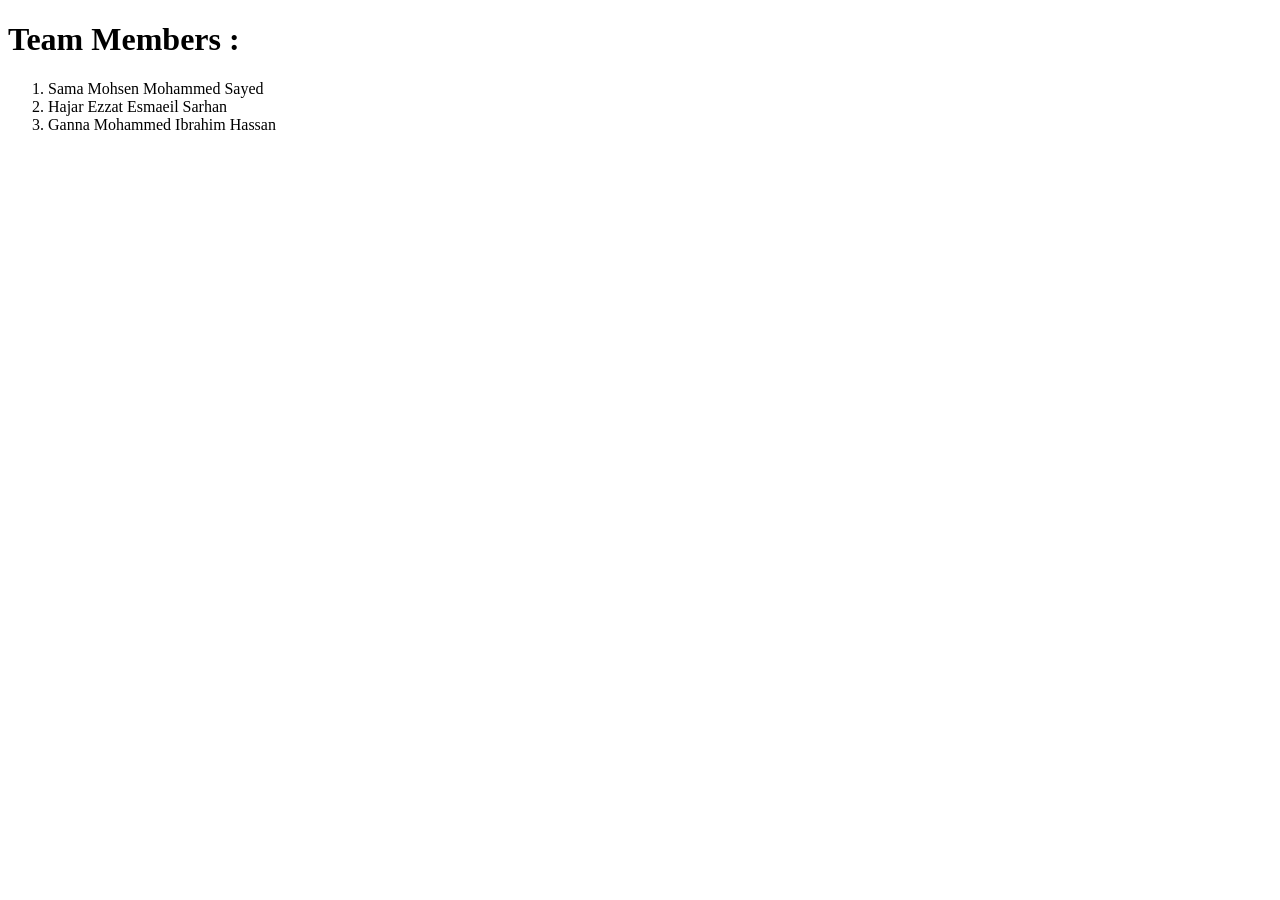
<file: HTML/Team-members.html>
<!DOCTYPE html>
<html lang="en">
<head>
    <meta charset="UTF-8">
    <meta name="viewport" content="width=device-width, initial-scale=1.0">
    <title>Team Members</title>
</head>
<body>
    <h1>Team Members :</h1>
    <ol>
        <li>Sama Mohsen Mohammed Sayed</li>
        <li>Hajar Ezzat Esmaeil Sarhan</li>
        <li>Ganna Mohammed Ibrahim Hassan</li>
    </ol>

</body>
</html>
</file>
<file: CSS/about.css>
body {
    margin: 0;
    padding: 0;
    font-family: 'Segoe UI', sans-serif;
    background-color: #e3edf0;
    color: #1195c5;
  }
/* Navbar */
.navbar {
  display: flex;
  align-items: center;
  justify-content: space-between;
  gap: 40px;
  background-color: #07739b6a;
  height: 60px;
  position: fixed;
  top: 0;
  right: 0;
  left: 0;
  z-index: 1000;
}
.logo{
  width: 80px;
  height: 60px;
  border-radius: 50%;
  margin-left: 100px;
  opacity: 0.7;
}
ul{
  display: flex;
  gap: 30px;
  padding: 10px;
  margin-right: 400px;
}
.item {
  position:relative;
  list-style: none;
}

.item a {
  color: white;
  text-decoration: none;
  padding: 8px 12px;

}

.item a:hover {
  background-color:  #7fabee;
  border-radius: 5px;
}
.item .active{
    background-color: #ffffff;
    color: #0c1db5;
    border-radius: 8px;
}
/* About */
  header {
    background-color: #07749b5b;
    color: white;
    width: 300px;
    margin-left: 40%;
    margin-top: 80px;
    border-radius: 30px;
    text-align: center;
    padding: 10px;
    font-size: larger;
    text-shadow: 2px 2px 10px rgba(0, 0, 0, 0.6);
  }
  .about {
    display: flex;
    flex-direction: row;
    padding: 40px;
    gap: 40px;
    margin: auto;
    align-items: center;
  }
  
  .text {
    flex: 1;
    text-align: left;
    margin-top: -200px;
  }
  strong{
    font-size: 40px;
    font-family:cursive;
    color: #1d83c2;
  }
  .text h2 {
    font-size: 40px;
    font-family:cursive;
    margin-top: 20px;
    color: #1d83c2;
  }
  
  .text p {
    line-height:1.5;
    font-size: 25px;
    font-family: 'Franklin Gothic Medium', 'Arial Narrow', Arial, sans-serif;
    letter-spacing: 1px;
  }
  
  .images {
   width: 100%;
   max-width: 450px;
   margin: auto;
  }
  .images img {
    border-radius: 20px;
    box-shadow: 0 4px 12px #00000033;
    transition: transform 0.3s ease;
  }
  .images img:hover{
    transform: scale(1.05);
  }
  .img1{
    width: 400px;
    height: 450px;
    margin-top: 30px;
  }
 .img3{
    width: 400px;
    height: 450px;
    margin-top: 30px;
  }
/* Team */
  .team-section {
    padding: 50px;
    height: 300px;
    background-color: #07739b6a;
    text-align: center;
  }
  .team-section h2{
    margin: -15px 0 25px 30px ;
    color: #ffffff;
    font-family: cursive;
  }
  .team-container {
    display: flex;
    gap: 30px;
    justify-content: center;
  }
  .team-member {
    margin-left: 50px;
    background-color: #07749bc1;
    border-radius:30px;
    padding: 20px;
    width: 180px;
    height: 250px;
    box-shadow: 0 4px 10px #063d801a;
    transition: transform 0.3s ease, box-shadow 0.3s ease;
    }
  .team-member:hover {
      transform: translateY(-15px); 
      box-shadow: 0 20px 20px rgba(0,0,0,0.2);
    }
  .team-member img {
    width: 100%;
    height: 80%;
    border-radius: 50%;
    margin-bottom: 15px;
  }
  .team-member h3 {
    margin: 10px 0 5px;
    color: #ffffff;
  }

/* footer */
.footer {
  background-color: #07749bb1;
  color: #ffffff;
  padding: 40px 0;
  text-align: center;
  font-family: 'Arial', sans-serif;
  margin-top: 10px;
}
.footer h2 {
  font-size: 30px;
  font-family: cursive;
  margin-bottom: 15px;
}
.footer-links {
  list-style: none;
  padding: 0;
  margin-left: 30%;
}
.footer-links li {
  display: inline;
  margin: 20px 40px;
}
.footer-links a {
  color: #ffffff;
  text-decoration: none;
  font-size: 20px;
  font-weight: bold;
  transition: color 0.3s;
}
.footer-links a:hover {
  color: #0913a2;
}
.footer-socials svg {
  width: 24px;
  height: 24px;
  margin: 0 10px;
  vertical-align: middle;
  transition: transform 0.3s;
}
.footer-socials svg:hover {
  transform: scale(1.5);
}
.footer-socials a{
  color: #ffffff;
  text-decoration: none;
  font-size: 20px;
}
.footer-socials a:hover{
  color: #0913a2;
}
.footer p {
  margin-top: 20px;
  font-size: 15px;
  color: #ffffff;
}
</file>
<file: CSS/booking.css>
*{
    margin: 0;
    padding: 0;
    box-sizing: border-box;
}
body {
  background-image: url(../IMAGES/background.jpg);
  background-size: cover;       
  background-repeat: no-repeat;  
  background-position: center;   
  background-attachment: fixed;  
  margin: 0;
  padding: 0;
  color: #0c1db5;
  
}
/* Navbar */
.navbar {
  display: flex;
  align-items: center;
  justify-content: space-between;
  gap: 40px;
  background-color: #07739b6a;
  height: 60px;
  position: fixed;
  top: 0;
  right: 0;
  left: 0;
  z-index: 1000;
}
.logo{
  width: 80px;
  height: 60px;
  border-radius: 50%;
  margin-left: 100px;
  opacity: 0.7;
}
ul{
  display: flex;
  gap: 30px;
  padding: 10px;
  margin-right: 400px;
}
.item {
  position:relative;
  list-style: none;
}

.item a {
  color: white;
  text-decoration: none;
  padding: 8px 12px;

}

.item a:hover {
  background-color:  #7fabee;
  border-radius: 5px;
}
.item .active{
    background-color: #ffffff;
    color: #0c1db5;
    border-radius: 8px;
}

/* Booking section */

.booking{
  max-width: 700px;
  margin : 100px 0 50px 50px;
  background: #07749b89;
  color: #ffffff;
  padding: 30px;
  border-radius: 15px;
  box-shadow: 0 0 15px #04438633;
  font-size: 20px;
  opacity: 0.7;
  border: 3px solid #07749bd4;
}
.booking:hover{
  box-shadow: 10px 10px 15px #0978f03e;
}
.booking h2,h3 {
  text-align: center;
  margin-bottom: 20px;
  
}
.booking span{
    font-family: cursive;
}
.booking form input,
.booking form select,
.booking form button {
  display: block;
  width: 100%;
  margin-bottom: 15px;
  padding: 10px;
  border-radius: 8px;
  border: 1px solid #118cbc;
  font-size: 16px;
  box-sizing: border-box;
}
.booking form label{
    display: block;
    margin-bottom: 15px;
}
.date{
    display: flex;
    justify-content: center;
    gap: 30px;
}
.date div{
    width: 48%;
}
.booking form button {
  background-color: #016f97;
  color: white;
  border: none;
  font-weight: bold;
  transition: 0.3s;
}
.booking form button:hover {
  background-color: #40a6f3;
  cursor: pointer;
}
#confirmationMsg {
  position: fixed;
  bottom: 70%;
  left: 50%;
  padding: 15px;
  transform:translate(-50%,-50%);
  font-weight: bold;
  font-size: 20px;
  background-color: #ffffff;
  color:  #00aeee;
  border-radius: 10px;
  display: none;
  z-index: 1000;
  opacity: 1;
}
  /* footer */

.footer {
  background-color: #07749bb1;
  color: #ffffff;
  padding: 40px 0;
  text-align: center;
  font-family: 'Arial', sans-serif;
  margin-top: 10px;
}
.footer h2 {
  font-size: 30px;
  font-family: cursive;
  margin-bottom: 15px;
}
.footer-links {
  list-style: none;
  padding: 0;
  margin-left: 30%;
}
.footer-links li {
  display: inline;
  margin: 20px 40px;
}
.footer-links a {
  color: #ffffff;
  text-decoration: none;
  font-size: 20px;
  font-weight: bold;
  transition: color 0.3s;
}
.footer-links a:hover {
  color: #0913a2;
}
.footer-socials svg {
  width: 24px;
  height: 24px;
  margin: 0 10px;
  vertical-align: middle;
  transition: transform 0.3s;
}
.footer-socials svg:hover {
  transform: scale(1.5);
}
.footer-socials a{
  color: #ffffff;
  text-decoration: none;
  font-size: 20px;
}
.footer-socials a:hover{
  color: #0913a2;
}
.footer p {
  margin-top: 20px;
  font-size: 15px;
  color: #ffffff;
}
</file>
<file: CSS/contact.css>
/* Navbar */
.navbar {
  display: flex;
  align-items: center;
  justify-content: space-between;
  gap: 40px;
  background-color: #07739b6a;
  height: 60px;
  position: fixed;
  top: 0;
  right: 0;
  left: 0;
  z-index: 1000;
}
.logo{
  width: 80px;
  height: 60px;
  border-radius: 50%;
  margin-left: 100px;
  opacity: 0.7;
}
ul{
  display: flex;
  gap: 30px;
  padding: 10px;
  margin-right: 180px;
}
.item {
  position:relative;
  list-style: none;
}

.item a {
  color: white;
  text-decoration: none;
  padding: 8px 12px;

}

.item a:hover {
  background-color:  #7fabee;
  border-radius: 5px;
}
.item .active{
    background-color: #ffffff;
    color: #0c1db5;
    border-radius:8px;
}



body {
  font-family: 'Segoe UI', sans-serif;
  background: linear-gradient(to right, #e0f7fa, #b2ebf2);
  margin: 0;
  padding: 0;
  height: 100vh;
  background-image: url(../IMAGES/contact.jpg);
  background-size: cover;       
  background-repeat: no-repeat;  
  background-position: center;   
  background-attachment: fixed;  
}

.contact-form {
  background: #ffffff;
  padding: 60px;
  border-radius: 20px;
  box-shadow: 0 10px 25px rgba(0, 0, 0, 0.1);
  width: 90%;
  max-width: 450px;
  margin: 10% 10%;
}

h2 {
  text-align: center;
  color: #007ea7;
  margin-bottom: 20px;
}

input, textarea {
  width: 100%;
  padding: 12px 15px;
  margin: 10px 0;
  border: 1px solid #b2ebf2;
  border-radius: 10px;
  font-size: 15px;
  outline: none;
  transition: 0.3s;
}

input:focus, textarea:focus {
  border-color: #007ea7;
  box-shadow: 0 0 5px rgba(0, 126, 167, 0.3);
}

button {
  width: 300px;
  margin-left: 80px;
  background-color: #00bcd4;
  color: white;
  padding: 12px;
  font-size: 16px;
  border: none;
  border-radius: 10px;
  cursor: pointer;
  transition: background-color 0.3s;
}

button:hover {
  background-color: #0097a7;
}

.error {
  color: red;
  font-size: 14px;
  margin-top: -8px;
  margin-bottom: 8px;
}

@media (max-width: 500px) {
  .contact-form {
    padding: 20px;
  }
}

  /* footer */

.footer {
  background-color: #07749bb1;
  color: #ffffff;
  padding: 40px 0;
  text-align: center;
  font-family: 'Arial', sans-serif;
  margin-top: 10px;
}
.footer h2 {
  font-size: 30px;
  font-family: cursive;
  margin-bottom: 15px;
  color: #ffffff;
}
.footer-links {
  list-style: none;
  padding: 0;
  margin-left: 30%;
}
.footer-links li {
  display: inline;
  margin: 20px 40px;
}
.footer-links a {
  color: #ffffff;
  text-decoration: none;
  font-size: 20px;
  font-weight: bold;
  transition: color 0.3s;
}
.footer-links a:hover {
  color: #0913a2;
}
.footer-socials svg {
  width: 24px;
  height: 24px;
  margin: 0 10px;
  vertical-align: middle;
  transition: transform 0.3s;
}
.footer-socials svg:hover {
  transform: scale(1.5);
}
.footer-socials a{
  color: #ffffff;
  text-decoration: none;
  font-size: 20px;
}
.footer-socials a:hover{
  color: #0913a2;
}
.footer p {
  margin-top: 20px;
  font-size: 15px;
  color: #ffffff;
}
</file>
<file: CSS/Home.css>
* {
      margin: 0;
      padding: 0;
      box-sizing: border-box;
    }
    /* Navbar */
.navbar {
  display: flex;
  align-items: center;
  justify-content: space-between;
  gap: 40px;
  background-color: #07739b6a;
  height: 60px;
  position: fixed;
  top: 0;
  right: 0;
  left: 0;
  z-index: 1000;
}
.logo{
  width: 80px;
  height: 60px;
  border-radius: 50%;
  margin-left: 100px;
  opacity: 0.7;
}
ul{
  display: flex;
  gap: 30px;
  padding: 10px;
  margin-right: 180px;
}
.item {
  position:relative;
  list-style: none;
}

.item a {
  color: white;
  text-decoration: none;
  padding: 8px 12px;

}

.item a:hover {
  background-color:  #7fabee;
  border-radius: 5px;
}
.item .active{
    background-color: #ffffff;
    color: #0c1db5;
    border-radius:8px;
}

    html, body {
      height: 100%;
      font-family: 'Segoe UI', Tahoma, Geneva, Verdana, sans-serif;
    }

    /* video*/
    .video-bg {
      position: fixed;
      top: 0;
      left: 0;
      min-width: 100%;
      min-height: 100%;
      object-fit: cover;
      z-index: -1;
    }

    /* content*/
    .content {
      position: relative;
      height: 100%;
      display: flex;
      flex-direction: column;
      justify-content: center;
      align-items: center;
      text-align: center;
      color: white;
      padding: 20px;
      background-color: rgba(0, 0, 0, 0.5); 
    }

    h1 {
      font-size: 3em;
      margin-bottom: 15px;
      text-shadow: 2px 2px 10px rgba(0, 0, 0, 0.6);
    }

    h3 {
      font-size: 1.5em;
      margin-bottom: 30px;
      max-width: 600px;
      text-shadow: 1px 1px 8px rgba(0, 0, 0, 0.6);
    }
    span{
      font-family: cursive;
      color: #105bcd;
    }
    .btn {
      padding: 15px 30px;
      background-color:  #07739b6a;
      color: #000;
      font-size: 1.2em;
      font-weight: bold;
      border: none;
      border-radius: 30px;
      cursor: pointer;
      transition: background-color 0.3s ease;
      text-decoration: none;
    }

    .btn:hover {
      background-color: #ffffff;
    }

    @media (max-width: 600px) {
      h1 {
        font-size: 2em;
      }

      p {
        font-size: 1.2em;
      }

      .btn {
        font-size: 1em;
        padding: 12px 25px;
      }
    }
  
  /* footer */

.footer {
  background-color: #07749bb1;
  color: #ffffff;
  padding: 40px 0;
  text-align: center;
  font-family: 'Arial', sans-serif;
  margin-top: 10px;
}
.footer h2 {
  font-size: 30px;
  font-family: cursive;
  margin-bottom: 15px;
  color: #ffffff;
}
.footer-links {
  list-style: none;
  padding: 0;
  margin-left: 30%;
}
.footer-links li {
  display: inline;
  margin: 20px 40px;
}
.footer-links a {
  color: #ffffff;
  text-decoration: none;
  font-size: 20px;
  font-weight: bold;
  transition: color 0.3s;
}
.footer-links a:hover {
  color: #0913a2;
}
.footer-socials svg {
  width: 24px;
  height: 24px;
  margin: 0 10px;
  vertical-align: middle;
  transition: transform 0.3s;
}
.footer-socials svg:hover {
  transform: scale(1.5);
}
.footer-socials a{
  color: #ffffff;
  text-decoration: none;
  font-size: 20px;
}
.footer-socials a:hover{
  color: #0913a2;
}
.footer p {
  margin-top: 20px;
  font-size: 15px;
  color: #ffffff;
}




































.video-background,body {
  position: absolute;
  top: 0;
  left: 0;
  min-width: 100%;
  min-height: 100%;
  width: 100%;
  height: 100%;
  z-index: 0;
  object-fit: cover;
}
</file>
<file: CSS/requirements.css>
body{
    background-image: linear-gradient(to right,#ace6f6 ,#70b0c8,#137798);
    color: #07749bd1;
    margin: 0;
    padding: 20px;
    font-family: Arial, Helvetica, sans-serif;
}
/* Navbar */
.navbar {
  display: flex;
  align-items: center;
  justify-content: space-between;
  gap: 40px;
  background-color: #07739b6a;
  height: 60px;
  position: fixed;
  top: 0;
  right: 0;
  left: 0;
  z-index: 1000;
}
.logo{
  width: 80px;
  height: 60px;
  border-radius: 50%;
  margin-left: 100px;
  opacity: 0.7;
}
ul{
  display: flex;
  gap: 30px;
  padding: 10px;
  margin-right: 400px;
}
.item {
  position:relative;
  list-style: none;
}

.item a {
  color: white;
  text-decoration: none;
  padding: 8px 12px;

}

.item a:hover {
  background-color:  #7fabee;
  border-radius: 5px;
}
.item .active{
    background-color: #ffffff;
    color: #0c1db5;
    border-radius: 8px;
}

/* requirement */
h1{
  color: #fff;
    text-align: center;
    margin-top: 60px;
    margin-bottom: 0;
}
.requirements {
  display: flex;
  flex-wrap: wrap;
  gap: 20px;
  justify-content: center;
  padding: 40px;
}
.card {
  border-left: 5px solid #097196;
  border-bottom: 5px solid #097196;
  width: 45%;
  background-color: #fff;
  border-radius: 15px;
  box-shadow: 0 4px 8px #3300721a;
  padding: 20px;
  box-sizing: border-box;
  display: flex;
  flex-direction: row;
  justify-content: space-between;
  transition: transform 0.3s ease;
  min-height: 280px;
}
.card:hover {
  transform: translateY(-10px);
}
.card .left{
    flex: 1;
    padding-right: 20px;
    display: flex;
    flex-direction: column;
    justify-content: space-between;
}
.card h2 {
  margin:5px 0 15px 10px;
  font-size: 20px;
}
.card ol {
  list-style: disc;
  padding-left: 20px;
  color: #00567d;
  margin: 0 0 10px 0;
  flex-grow: 1;
}
.card ol li {
  margin-bottom: 5px;
  line-height: 2;
  white-space: 1px;
}
.card button {
  background-color: #07749b;
  color: #fff;
  padding: 8px 16px;
  border: none;
  border-radius: 10px;
  cursor: pointer;
  margin-top: 10px;
  align-self: flex-start;
}
.card button:hover {
  background-color: #4aa8ec;
}
.card .right{
    display: flex;
    align-items: center;
}
.card img{
    height: 300px;
    animation: flyIn 8s ease-out infinite;
}
@keyframes flyIn{
    0%{
        transform: translateX(100px) rotate(-10deg) ;
        opacity: 0;
    }
    100%{
        transform: translateX(0) rotate(20deg);
        opacity: 1;
    }
}

  /* footer */

.footer {
  background-color: #07749bb1;
  color: #ffffff;
  padding: 40px 0;
  text-align: center;
  font-family: 'Arial', sans-serif;
  margin-top: 10px;
  margin-bottom: -20px;
  margin-left: -20px;
}
.footer h2 {
  font-size: 30px;
  font-family: cursive;
  margin-bottom: 15px;
}
.footer-links {
  list-style: none;
  padding: 0;
  margin-left: 30%;
}
.footer-links li {
  display: inline;
  margin: 20px 40px;
}
.footer-links a {
  color: #ffffff;
  text-decoration: none;
  font-size: 20px;
  font-weight: bold;
  transition: color 0.3s;
}
.footer-links a:hover {
  color: #0913a2;
}
.footer-socials svg {
  width: 24px;
  height: 24px;
  margin: 0 10px;
  vertical-align: middle;
  transition: transform 0.3s;
}
.footer-socials svg:hover {
  transform: scale(1.5);
}
.footer-socials a{
  color: #ffffff;
  text-decoration: none;
  font-size: 20px;
}
.footer-socials a:hover{
  color: #0913a2;
}
.footer p {
  margin-top: 20px;
  font-size: 15px;
  color: #ffffff;
}
</file>
